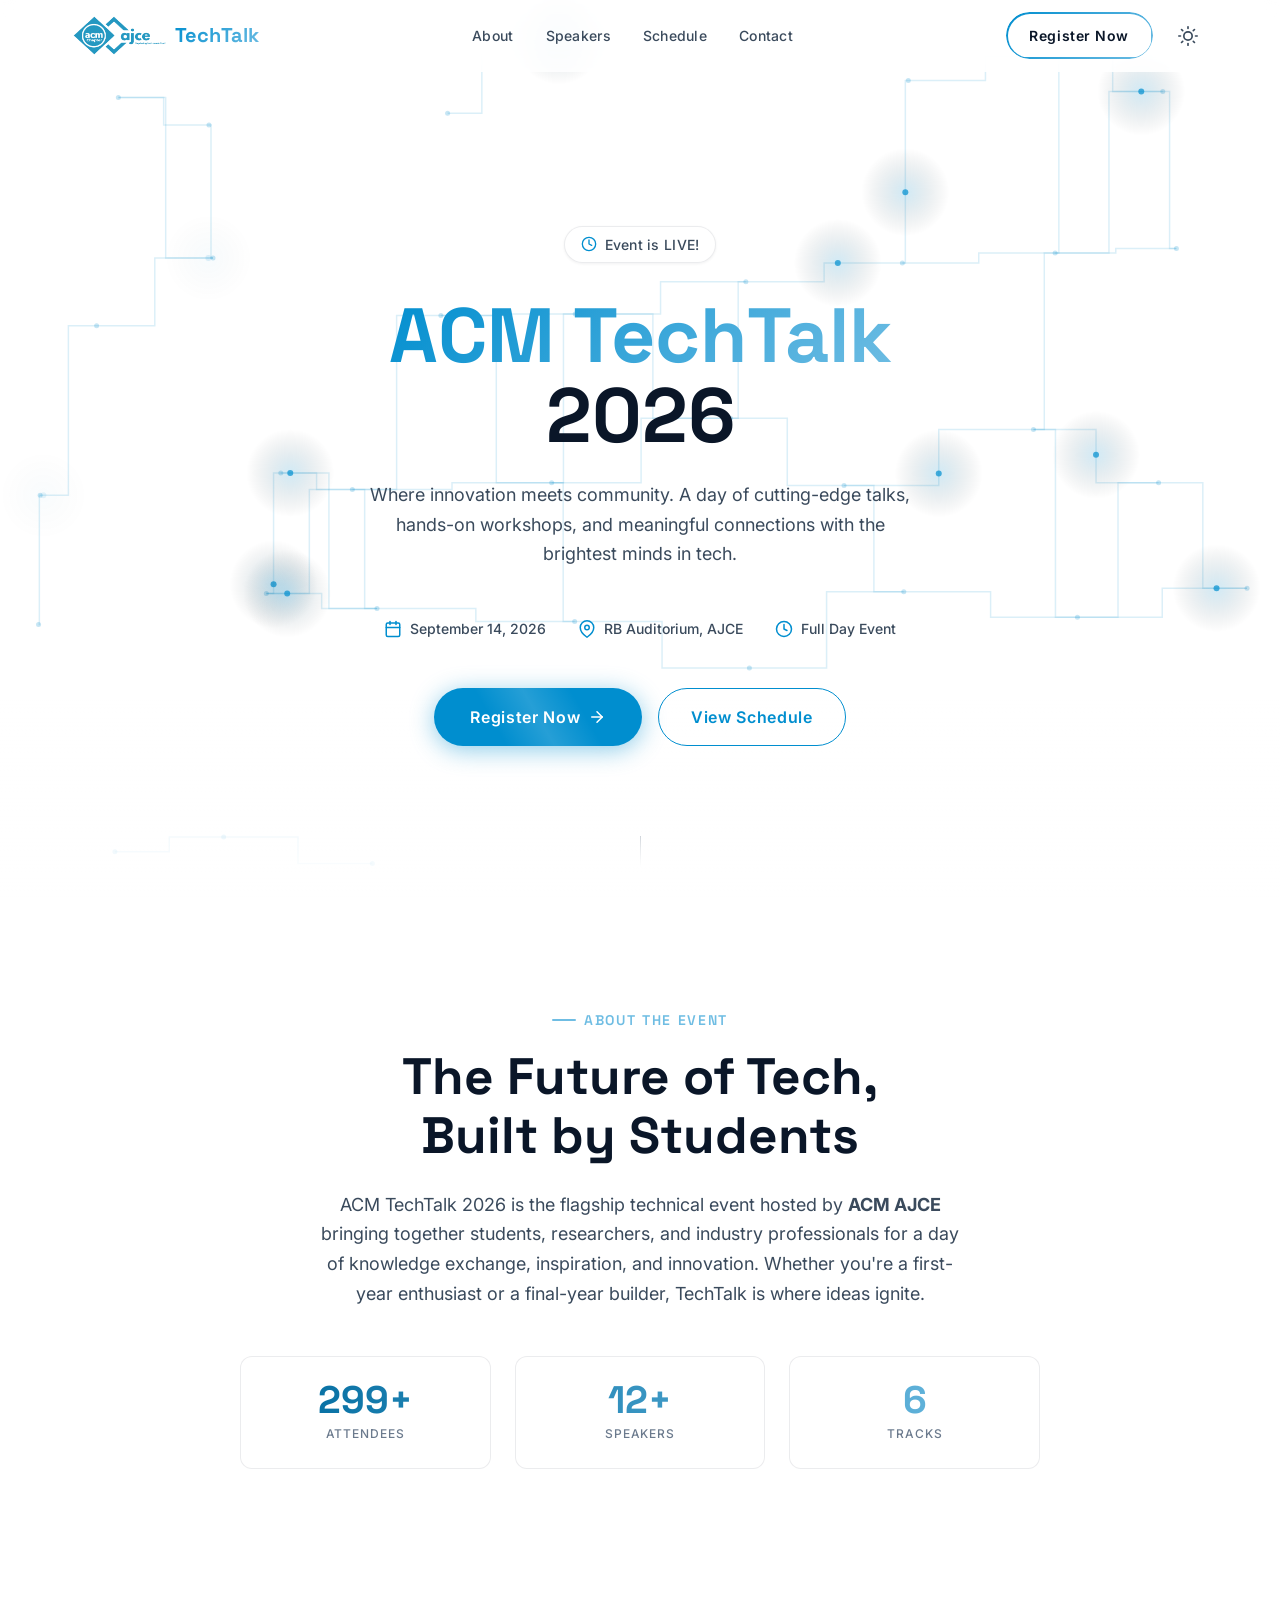
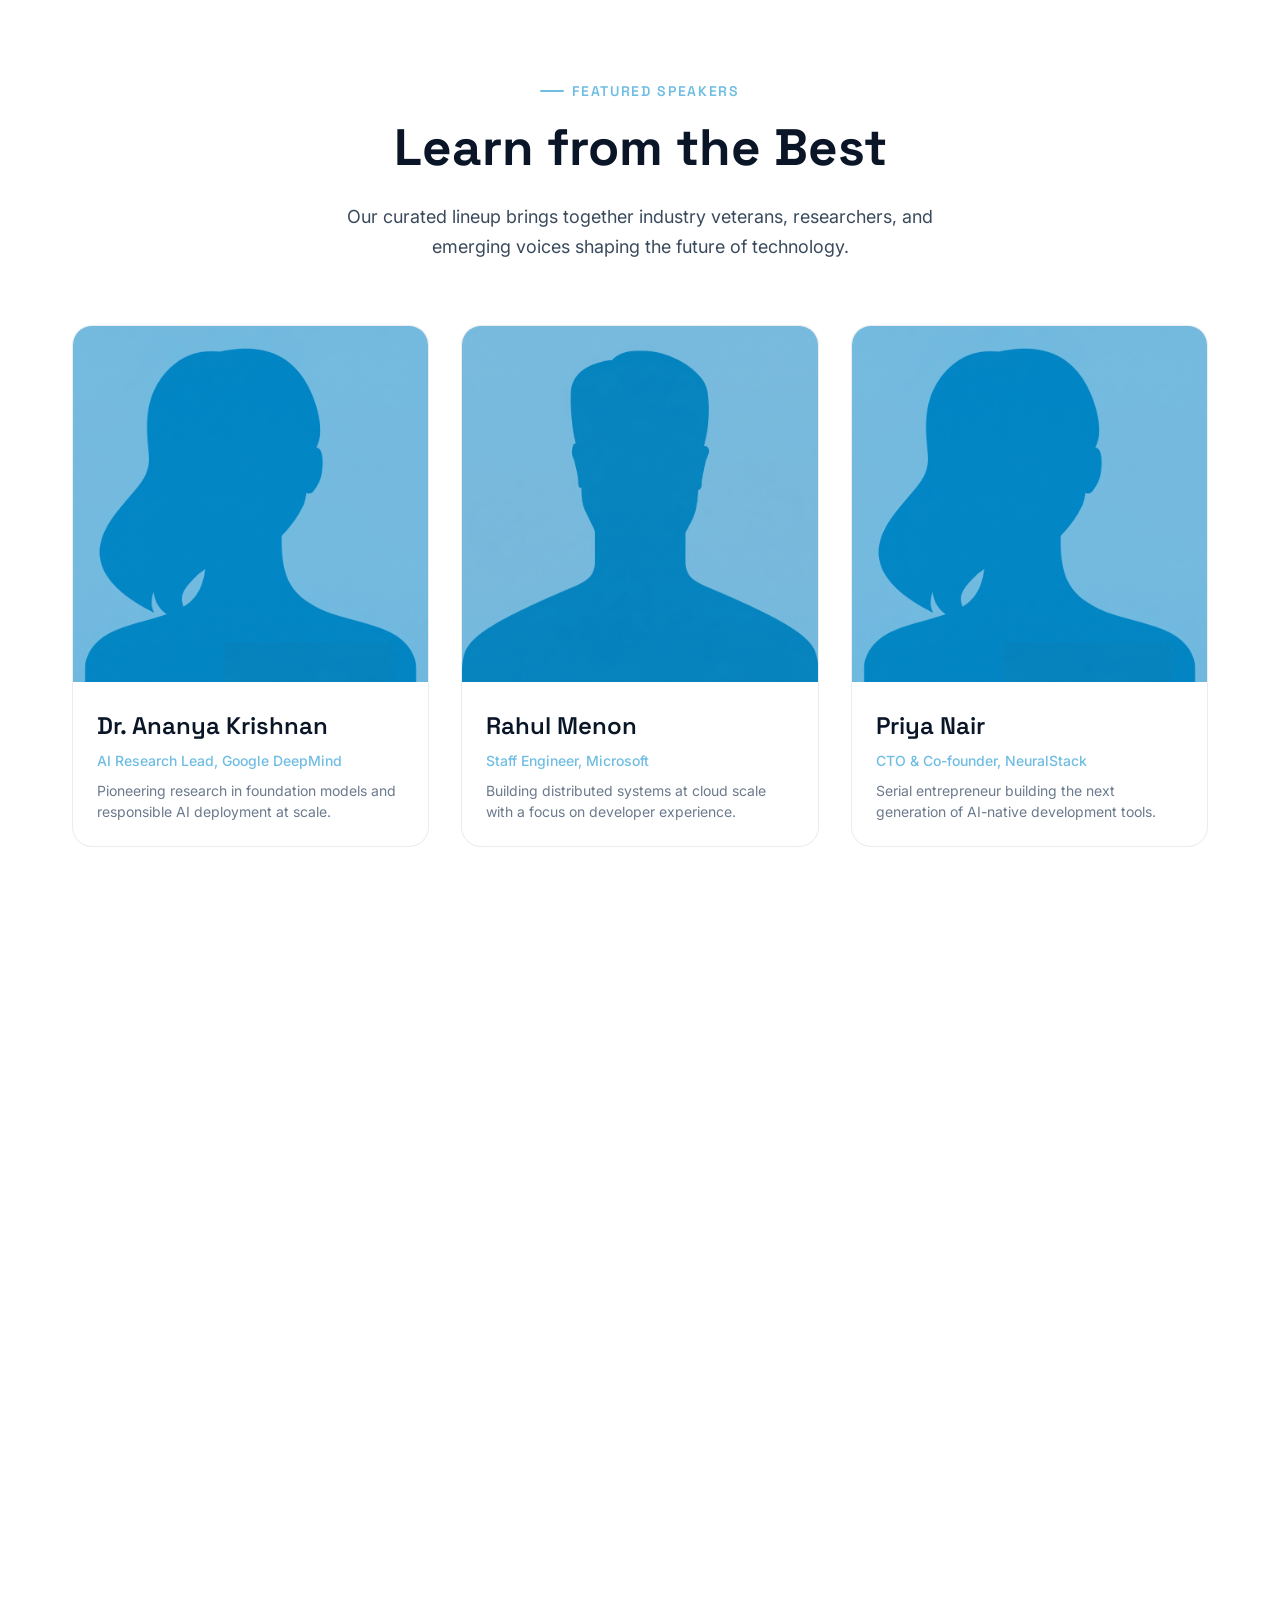
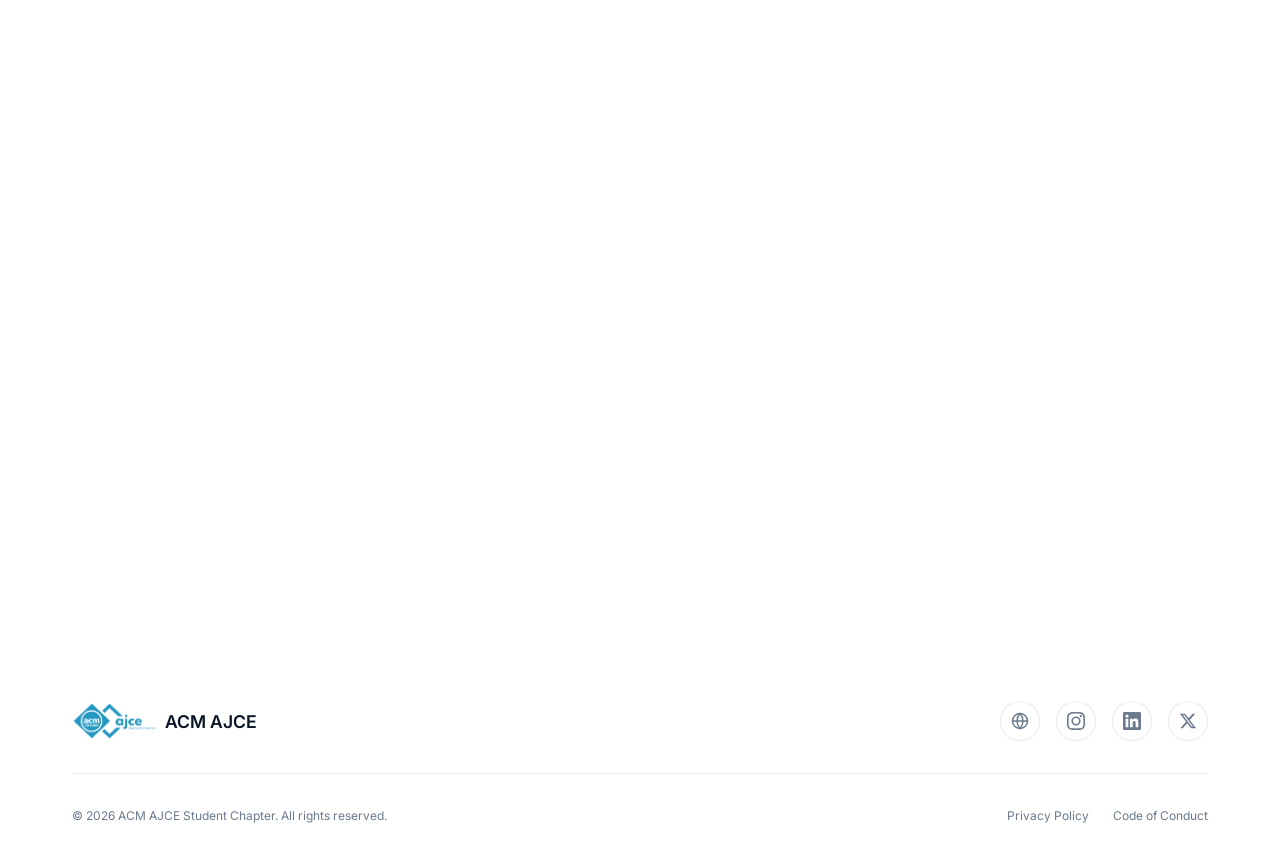
<file: index.html>
<!DOCTYPE html>
<html lang="en" data-theme="light">

<head>
  <meta charset="UTF-8" />
  <meta name="viewport" content="width=device-width, initial-scale=1.0" />
  <title>ACM TechTalk 2026 — ACM AJCE Flagship Technical Event</title>
  <meta name="description"
    content="Join ACM TechTalk 2026, the flagship technical event of ACM AJCE. Explore cutting-edge talks, hands-on workshops, and connect with industry leaders and the student tech community." />
  <meta name="theme-color" content="#008ECF" />

  <!-- Favicon -->
  <link rel="icon" href="images/acm.png" type="image/png" />

  <!-- Preconnect for fonts -->
  <link rel="preconnect" href="https://fonts.googleapis.com" />
  <link rel="preconnect" href="https://fonts.gstatic.com" crossorigin />

  <link rel="stylesheet" href="assets/styles.css" />
</head>

<body>

  <!-- ===== SITE-WIDE CANVAS BACKGROUND ===== -->
  <canvas class="site-canvas" id="heroCanvas" aria-hidden="true"></canvas>

  <!-- ===== LOADING SCREEN ===== -->
  <div class="loader-overlay" id="loaderOverlay" aria-hidden="true"></div>
  <div class="loader-content-wrap" id="loaderContent" aria-hidden="true">
    <div class="loader-content">
      <div class="loader-spinner" aria-hidden="true"></div>
      <img class="loader-logo" src="images/acm loading page.png" alt="ACM AJCE Logo" />
    </div>
  </div>

  <!-- ===== NAVBAR ===== -->
  <nav class="navbar" id="navbar" role="navigation" aria-label="Main navigation">
    <div class="container">
      <div class="navbar-brand" aria-label="ACM TechTalk 2026 Home">
        <a href="https://ajce.acm.org/" aria-label="ACM Home" target="_blank" rel="noopener noreferrer">
          <img class="brand-logo" src="images/acm.png" alt="ACM Logo" />
        </a>
        <a href="#hero" aria-label="Back to top">
          <span class="accent-gradient">TechTalk</span>
        </a>
      </div>

      <ul class="nav-links" id="navLinks" role="list">
        <li><a href="#about">About</a></li>
        <li><a href="#speakers">Speakers</a></li>
        <li><a href="#schedule">Schedule</a></li>
        <li><a href="#contact">Contact</a></li>
      </ul>

      <div class="nav-actions">
        <a href="register.html" class="btn btn-outline" id="navCta">
          <span>Register Now</span>
        </a>
        <button class="theme-toggle" id="themeToggle" aria-label="Toggle dark mode" type="button">
          <svg class="icon-sun" viewBox="0 0 24 24" fill="none" stroke="currentColor" stroke-width="2"
            stroke-linecap="round" stroke-linejoin="round" aria-hidden="true">
            <circle cx="12" cy="12" r="5" />
            <line x1="12" y1="1" x2="12" y2="3" />
            <line x1="12" y1="21" x2="12" y2="23" />
            <line x1="4.22" y1="4.22" x2="5.64" y2="5.64" />
            <line x1="18.36" y1="18.36" x2="19.78" y2="19.78" />
            <line x1="1" y1="12" x2="3" y2="12" />
            <line x1="21" y1="12" x2="23" y2="12" />
            <line x1="4.22" y1="19.78" x2="5.64" y2="18.36" />
            <line x1="18.36" y1="5.64" x2="19.78" y2="4.22" />
          </svg>
          <svg class="icon-moon" viewBox="0 0 24 24" fill="none" stroke="currentColor" stroke-width="2"
            stroke-linecap="round" stroke-linejoin="round" aria-hidden="true">
            <path d="M21 12.79A9 9 0 1 1 11.21 3 7 7 0 0 0 21 12.79z" />
          </svg>
        </button>
        <button class="nav-toggle" id="navToggle" aria-label="Toggle navigation menu" aria-expanded="false"
          type="button">
          <span class="nav-toggle-bar" aria-hidden="true"></span>
        </button>
      </div>
    </div>
  </nav>


  <!-- ===== HERO ===== -->
  <header class="hero" id="hero">

    <div class="hero-content">
      <div class="hero-badges-row">
        <div class="hero-badge hero-badge-timer" id="countdownBadge">
          <svg class="timer-icon" viewBox="0 0 24 24" fill="none" stroke="currentColor" stroke-width="2"
            stroke-linecap="round" stroke-linejoin="round" aria-hidden="true">
            <circle cx="12" cy="12" r="10" />
            <polyline points="12 6 12 12 16 14" />
          </svg>
          <span id="countdownText">--mo --d --h --m --s</span>
        </div>
      </div>

      <h1 class="hero-title">
        <span class="accent">ACM TechTalk</span><br />
        2026
      </h1>

      <p class="hero-subtitle">
        Where innovation meets community. A day of cutting-edge talks, hands-on workshops, and meaningful connections
        with the brightest minds in tech.
      </p>

      <div class="hero-meta">
        <div class="hero-meta-item">
          <svg viewBox="0 0 24 24" fill="none" stroke="currentColor" stroke-width="2" stroke-linecap="round"
            stroke-linejoin="round" aria-hidden="true">
            <rect x="3" y="4" width="18" height="18" rx="2" ry="2" />
            <line x1="16" y1="2" x2="16" y2="6" />
            <line x1="8" y1="2" x2="8" y2="6" />
            <line x1="3" y1="10" x2="21" y2="10" />
          </svg>
          <span>September 14, 2026</span>
        </div>
        <div class="hero-meta-item">
          <svg viewBox="0 0 24 24" fill="none" stroke="currentColor" stroke-width="2" stroke-linecap="round"
            stroke-linejoin="round" aria-hidden="true">
            <path d="M21 10c0 7-9 13-9 13s-9-6-9-13a9 9 0 0 1 18 0z" />
            <circle cx="12" cy="10" r="3" />
          </svg>
          <span>RB Auditorium, AJCE</span>
        </div>
        <div class="hero-meta-item">
          <svg viewBox="0 0 24 24" fill="none" stroke="currentColor" stroke-width="2" stroke-linecap="round"
            stroke-linejoin="round" aria-hidden="true">
            <circle cx="12" cy="12" r="10" />
            <polyline points="12 6 12 12 16 14" />
          </svg>
          <span>Full Day Event</span>
        </div>
      </div>

      <div class="hero-actions" id="register">
        <a href="register.html" class="btn btn-primary btn-hero btn-lg">
          <span>Register Now</span>
          <svg class="btn-icon" viewBox="0 0 24 24" fill="none" stroke="currentColor" stroke-width="2"
            stroke-linecap="round" stroke-linejoin="round" aria-hidden="true">
            <line x1="5" y1="12" x2="19" y2="12" />
            <polyline points="12 5 19 12 12 19" />
          </svg>
        </a>
        <a href="#schedule" class="btn btn-outline btn-lg">
          <span>View Schedule</span>
        </a>
      </div>
    </div>

    <div class="scroll-indicator" aria-hidden="true">
      <div class="scroll-indicator-line"></div>
    </div>
  </header>


  <!-- ===== ABOUT ===== -->
  <section class="about" id="about" aria-labelledby="about-heading">
    <div class="container">
      <div class="about-content">
        <span class="section-label reveal">About the Event</span>
        <h2 class="section-title reveal reveal-delay-1" id="about-heading">
          The Future of Tech,<br />Built by Students
        </h2>
        <p class="section-subtitle reveal reveal-delay-2">
          ACM TechTalk 2026 is the flagship technical event hosted by <strong>ACM AJCE</strong> bringing together
          students,
          researchers, and industry professionals for a day of knowledge exchange, inspiration, and innovation.
          Whether you're a first-year enthusiast or a final-year builder, TechTalk is where ideas ignite.
        </p>

        <div class="about-stats reveal reveal-delay-3">
          <div class="stat-card">
            <div class="stat-number">300+</div>
            <div class="stat-label">Attendees</div>
          </div>
          <div class="stat-card">
            <div class="stat-number">12+</div>
            <div class="stat-label">Speakers</div>
          </div>
          <div class="stat-card">
            <div class="stat-number">6</div>
            <div class="stat-label">Tracks</div>
          </div>
        </div>
      </div>
    </div>
  </section>


  <!-- ===== SPEAKERS ===== -->
  <section class="speakers" id="speakers" aria-labelledby="speakers-heading">
    <div class="container">
      <div class="speakers-header">
        <span class="section-label reveal">Featured Speakers</span>
        <h2 class="section-title reveal reveal-delay-1" id="speakers-heading">
          Learn from the Best
        </h2>
        <p class="section-subtitle reveal reveal-delay-2">
          Our curated lineup brings together industry veterans, researchers, and emerging voices shaping the future of
          technology.
        </p>
      </div>

      <div class="speakers-grid">
        <!-- Speaker 1 -->
        <article class="speaker-card reveal reveal-delay-1" aria-label="Speaker: Dr. Ananya Krishnan">
          <div class="speaker-image-wrap">
            <img src="images/woman.png" alt="Dr. Ananya Krishnan" />
            <div class="speaker-overlay">
              <div class="speaker-social-links">
                <a href="#" class="speaker-social-link" aria-label="LinkedIn profile of Dr. Ananya Krishnan">
                  <svg viewBox="0 0 24 24" fill="currentColor" aria-hidden="true">
                    <path
                      d="M20.447 20.452h-3.554v-5.569c0-1.328-.027-3.037-1.852-3.037-1.853 0-2.136 1.445-2.136 2.939v5.667H9.351V9h3.414v1.561h.046c.477-.9 1.637-1.85 3.37-1.85 3.601 0 4.267 2.37 4.267 5.455v6.286zM5.337 7.433a2.062 2.062 0 0 1-2.063-2.065 2.064 2.064 0 1 1 2.063 2.065zm1.782 13.019H3.555V9h3.564v11.452zM22.225 0H1.771C.792 0 0 .774 0 1.729v20.542C0 23.227.792 24 1.771 24h20.451C23.2 24 24 23.227 24 22.271V1.729C24 .774 23.2 0 22.222 0h.003z" />
                  </svg>
                </a>
                <a href="#" class="speaker-social-link" aria-label="Twitter profile of Dr. Ananya Krishnan">
                  <svg viewBox="0 0 24 24" fill="currentColor" aria-hidden="true">
                    <path
                      d="M18.244 2.25h3.308l-7.227 8.26 8.502 11.24H16.17l-5.214-6.817L4.99 21.75H1.68l7.73-8.835L1.254 2.25H8.08l4.713 6.231zm-1.161 17.52h1.833L7.084 4.126H5.117z" />
                  </svg>
                </a>
              </div>
            </div>
          </div>
          <div class="speaker-info">
            <h3 class="speaker-name">Dr. Ananya Krishnan</h3>
            <div class="speaker-role">AI Research Lead, Google DeepMind</div>
            <p class="speaker-bio">Pioneering research in foundation models and responsible AI deployment at scale.</p>
          </div>
        </article>

        <!-- Speaker 2 -->
        <article class="speaker-card reveal reveal-delay-2" aria-label="Speaker: Rahul Menon">
          <div class="speaker-image-wrap">
            <img src="images/man.png" alt="Rahul Menon" />
            <div class="speaker-overlay">
              <div class="speaker-social-links">
                <a href="#" class="speaker-social-link" aria-label="LinkedIn profile of Rahul Menon">
                  <svg viewBox="0 0 24 24" fill="currentColor" aria-hidden="true">
                    <path
                      d="M20.447 20.452h-3.554v-5.569c0-1.328-.027-3.037-1.852-3.037-1.853 0-2.136 1.445-2.136 2.939v5.667H9.351V9h3.414v1.561h.046c.477-.9 1.637-1.85 3.37-1.85 3.601 0 4.267 2.37 4.267 5.455v6.286zM5.337 7.433a2.062 2.062 0 0 1-2.063-2.065 2.064 2.064 0 1 1 2.063 2.065zm1.782 13.019H3.555V9h3.564v11.452zM22.225 0H1.771C.792 0 0 .774 0 1.729v20.542C0 23.227.792 24 1.771 24h20.451C23.2 24 24 23.227 24 22.271V1.729C24 .774 23.2 0 22.222 0h.003z" />
                  </svg>
                </a>
                <a href="#" class="speaker-social-link" aria-label="GitHub profile of Rahul Menon">
                  <svg viewBox="0 0 24 24" fill="currentColor" aria-hidden="true">
                    <path
                      d="M12 .297c-6.63 0-12 5.373-12 12 0 5.303 3.438 9.8 8.205 11.385.6.113.82-.258.82-.577 0-.285-.01-1.04-.015-2.04-3.338.724-4.042-1.61-4.042-1.61C4.422 18.07 3.633 17.7 3.633 17.7c-1.087-.744.084-.729.084-.729 1.205.084 1.838 1.236 1.838 1.236 1.07 1.835 2.809 1.305 3.495.998.108-.776.417-1.305.76-1.605-2.665-.3-5.466-1.332-5.466-5.93 0-1.31.465-2.38 1.235-3.22-.135-.303-.54-1.523.105-3.176 0 0 1.005-.322 3.3 1.23.96-.267 1.98-.399 3-.405 1.02.006 2.04.138 3 .405 2.28-1.552 3.285-1.23 3.285-1.23.645 1.653.24 2.873.12 3.176.765.84 1.23 1.91 1.23 3.22 0 4.61-2.805 5.625-5.475 5.92.42.36.81 1.096.81 2.22 0 1.606-.015 2.896-.015 3.286 0 .315.21.69.825.57C20.565 22.092 24 17.592 24 12.297c0-6.627-5.373-12-12-12" />
                  </svg>
                </a>
              </div>
            </div>
          </div>
          <div class="speaker-info">
            <h3 class="speaker-name">Rahul Menon</h3>
            <div class="speaker-role">Staff Engineer, Microsoft</div>
            <p class="speaker-bio">Building distributed systems at cloud scale with a focus on developer experience.</p>
          </div>
        </article>

        <!-- Speaker 3 -->
        <article class="speaker-card reveal reveal-delay-3" aria-label="Speaker: Priya Nair">
          <div class="speaker-image-wrap">
            <img src="images/woman.png" alt="Priya Nair" />
            <div class="speaker-overlay">
              <div class="speaker-social-links">
                <a href="#" class="speaker-social-link" aria-label="LinkedIn profile of Priya Nair">
                  <svg viewBox="0 0 24 24" fill="currentColor" aria-hidden="true">
                    <path
                      d="M20.447 20.452h-3.554v-5.569c0-1.328-.027-3.037-1.852-3.037-1.853 0-2.136 1.445-2.136 2.939v5.667H9.351V9h3.414v1.561h.046c.477-.9 1.637-1.85 3.37-1.85 3.601 0 4.267 2.37 4.267 5.455v6.286zM5.337 7.433a2.062 2.062 0 0 1-2.063-2.065 2.064 2.064 0 1 1 2.063 2.065zm1.782 13.019H3.555V9h3.564v11.452zM22.225 0H1.771C.792 0 0 .774 0 1.729v20.542C0 23.227.792 24 1.771 24h20.451C23.2 24 24 23.227 24 22.271V1.729C24 .774 23.2 0 22.222 0h.003z" />
                  </svg>
                </a>
                <a href="#" class="speaker-social-link" aria-label="Twitter profile of Priya Nair">
                  <svg viewBox="0 0 24 24" fill="currentColor" aria-hidden="true">
                    <path
                      d="M18.244 2.25h3.308l-7.227 8.26 8.502 11.24H16.17l-5.214-6.817L4.99 21.75H1.68l7.73-8.835L1.254 2.25H8.08l4.713 6.231zm-1.161 17.52h1.833L7.084 4.126H5.117z" />
                  </svg>
                </a>
              </div>
            </div>
          </div>
          <div class="speaker-info">
            <h3 class="speaker-name">Priya Nair</h3>
            <div class="speaker-role">CTO & Co-founder, NeuralStack</div>
            <p class="speaker-bio">Serial entrepreneur building the next generation of AI-native development tools.</p>
          </div>
        </article>
      </div>
    </div>
  </section>


  <!-- ===== SCHEDULE ===== -->
  <section class="schedule" id="schedule" aria-labelledby="schedule-heading">
    <div class="container">
      <div class="schedule-header">
        <span class="section-label reveal">Event Schedule</span>
        <h2 class="section-title reveal reveal-delay-1" id="schedule-heading">
          A Day of Innovation
        </h2>
        <p class="section-subtitle reveal reveal-delay-2">
          From opening keynotes to closing networking, every moment is crafted to maximize your learning and
          connections.
        </p>
      </div>

      <div class="timeline" role="list" aria-label="Event timeline">
        <!-- Registration -->
        <div class="timeline-item reveal" data-type="break" role="listitem">
          <div class="timeline-dot" aria-hidden="true"></div>
          <div class="timeline-card">
            <div class="timeline-time">
              8:30 AM — 9:00 AM
              <span class="timeline-type-badge">Registration</span>
            </div>
            <h3 class="timeline-title">Check-in & Welcome Kit</h3>
          </div>
        </div>

        <!-- Opening Keynote -->
        <div class="timeline-item reveal reveal-delay-1" data-type="keynote" role="listitem">
          <div class="timeline-dot" aria-hidden="true"></div>
          <div class="timeline-card">
            <div class="timeline-time">
              9:00 AM — 10:00 AM
              <span class="timeline-type-badge">Keynote</span>
            </div>
            <h3 class="timeline-title">The Next Frontier of AI</h3>
            <p class="timeline-speaker">Dr. Ananya Krishnan · AI Research Lead, Google DeepMind</p>
          </div>
        </div>

        <!-- Tech Talk 1 -->
        <div class="timeline-item reveal reveal-delay-2" data-type="talk" role="listitem">
          <div class="timeline-dot" aria-hidden="true"></div>
          <div class="timeline-card">
            <div class="timeline-time">
              10:15 AM — 11:00 AM
              <span class="timeline-type-badge">Talk</span>
            </div>
            <h3 class="timeline-title">Building Resilient Distributed Systems</h3>
            <p class="timeline-speaker">Rahul Menon · Staff Engineer, Microsoft</p>
          </div>
        </div>

        <!-- Workshop -->
        <div class="timeline-item reveal reveal-delay-3" data-type="workshop" role="listitem">
          <div class="timeline-dot" aria-hidden="true"></div>
          <div class="timeline-card">
            <div class="timeline-time">
              11:15 AM — 12:30 PM
              <span class="timeline-type-badge">Workshop</span>
            </div>
            <h3 class="timeline-title">Hands-on: Deploy Your First ML Model</h3>
            <p class="timeline-speaker">Priya Nair · CTO, NeuralStack</p>
          </div>
        </div>

        <!-- Lunch -->
        <div class="timeline-item reveal" data-type="break" role="listitem">
          <div class="timeline-dot" aria-hidden="true"></div>
          <div class="timeline-card">
            <div class="timeline-time">
              12:30 PM — 1:30 PM
              <span class="timeline-type-badge">Break</span>
            </div>
            <h3 class="timeline-title">Lunch & Networking</h3>
          </div>
        </div>

        <!-- Tech Talk 2 -->
        <div class="timeline-item reveal reveal-delay-1" data-type="talk" role="listitem">
          <div class="timeline-dot" aria-hidden="true"></div>
          <div class="timeline-card">
            <div class="timeline-time">
              1:30 PM — 2:15 PM
              <span class="timeline-type-badge">Talk</span>
            </div>
            <h3 class="timeline-title">The Art of Developer Experience</h3>
            <p class="timeline-speaker">Panel · Industry Experts</p>
          </div>
        </div>

        <!-- Lightning Talks -->
        <div class="timeline-item reveal reveal-delay-2" data-type="talk" role="listitem">
          <div class="timeline-dot" aria-hidden="true"></div>
          <div class="timeline-card">
            <div class="timeline-time">
              2:30 PM — 3:30 PM
              <span class="timeline-type-badge">Talk</span>
            </div>
            <h3 class="timeline-title">Lightning Talks — Student Showcase</h3>
            <p class="timeline-speaker">5 student speakers · 10 min each</p>
          </div>
        </div>

        <!-- Tea Break -->
        <div class="timeline-item reveal" data-type="break" role="listitem">
          <div class="timeline-dot" aria-hidden="true"></div>
          <div class="timeline-card">
            <div class="timeline-time">
              3:30 PM — 3:50 PM
              <span class="timeline-type-badge">Break</span>
            </div>
            <h3 class="timeline-title">Tea Break</h3>
          </div>
        </div>

        <!-- Closing Keynote -->
        <div class="timeline-item reveal reveal-delay-1" data-type="keynote" role="listitem">
          <div class="timeline-dot" aria-hidden="true"></div>
          <div class="timeline-card">
            <div class="timeline-time">
              4:00 PM — 5:00 PM
              <span class="timeline-type-badge">Keynote</span>
            </div>
            <h3 class="timeline-title">Closing Keynote: From Student to Builder</h3>
            <p class="timeline-speaker">Priya Nair · CTO & Co-founder, NeuralStack</p>
          </div>
        </div>

        <!-- Networking -->
        <div class="timeline-item reveal reveal-delay-2" data-type="break" role="listitem">
          <div class="timeline-dot" aria-hidden="true"></div>
          <div class="timeline-card">
            <div class="timeline-time">
              5:00 PM — 5:30 PM
              <span class="timeline-type-badge">Networking</span>
            </div>
            <h3 class="timeline-title">Open Networking & Wrap-up</h3>
          </div>
        </div>
      </div>
    </div>
  </section>


  <!-- ===== CONTACT ===== -->
  <section class="contact" id="contact" aria-labelledby="contact-heading">
    <div class="container">
      <div class="contact-header">
        <span class="section-label reveal">Get in Touch</span>
        <h2 class="section-title reveal reveal-delay-1" id="contact-heading">
          Contact Us
        </h2>
        <p class="section-subtitle reveal reveal-delay-2">
          Have questions about TechTalk 2026? We'd love to hear from you. Reach out through any of the channels below.
        </p>
      </div>

      <div class="contact-grid">
        <div class="contact-card reveal reveal-delay-1">
          <a href="mailto:acm@ajce.in" class="contact-icon" aria-label="Email Us">
            <svg viewBox="0 0 24 24" fill="none" stroke="currentColor" stroke-width="2" stroke-linecap="round"
              stroke-linejoin="round" aria-hidden="true">
              <path d="M4 4h16c1.1 0 2 .9 2 2v12c0 1.1-.9 2-2 2H4c-1.1 0-2-.9-2-2V6c0-1.1.9-2 2-2z" />
              <polyline points="22,6 12,13 2,6" />
            </svg>
          </a>
          <h3 class="contact-card-title">Email</h3>
          <div class="contact-card-detail">
            <a href="mailto:acm@ajce.in">acm@ajce.in</a>
          </div>
        </div>

        <div class="contact-card reveal reveal-delay-2">
          <a href="tel:+919876543210" class="contact-icon" aria-label="Call Us">
            <svg viewBox="0 0 24 24" fill="none" stroke="currentColor" stroke-width="2" stroke-linecap="round"
              stroke-linejoin="round" aria-hidden="true">
              <path
                d="M22 16.92v3a2 2 0 0 1-2.18 2 19.79 19.79 0 0 1-8.63-3.07 19.5 19.5 0 0 1-6-6 19.79 19.79 0 0 1-3.07-8.67A2 2 0 0 1 4.11 2h3a2 2 0 0 1 2 1.72 12.84 12.84 0 0 0 .7 2.81 2 2 0 0 1-.45 2.11L8.09 9.91a16 16 0 0 0 6 6l1.27-1.27a2 2 0 0 1 2.11-.45 12.84 12.84 0 0 0 2.81.7A2 2 0 0 1 22 16.92z" />
            </svg>
          </a>
          <h3 class="contact-card-title">Phone</h3>
          <div class="contact-card-detail">
            <a href="tel:+919876543210">+91 98765 43210</a>
          </div>
        </div>

        <div class="contact-card reveal reveal-delay-3">
          <a href="https://www.google.com/maps/dir//Amal+Jyothi+College+of+Engineering+Autonomous,+P.O+Kanjirapally+-+Erumely+Road,+Koovappally,+Kerala+686518/@11.3671283,75.7487774,15z/data=!4m8!4m7!1m0!1m5!1m1!1s0x3b063626ed32c771:0xff305e1affdbb4b4!2m2!1d76.8226307!2d9.5283405?entry=ttu&g_ep=EgoyMDI2MDYxMy4wIKXMDSoASAFQAw%3D%3D" target="_blank" rel="noopener noreferrer" class="contact-icon" aria-label="Get Directions">
            <svg viewBox="0 0 24 24" fill="none" stroke="currentColor" stroke-width="2" stroke-linecap="round"
              stroke-linejoin="round" aria-hidden="true">
              <path d="M21 10c0 7-9 13-9 13s-9-6-9-13a9 9 0 0 1 18 0z" />
              <circle cx="12" cy="10" r="3" />
            </svg>
          </a>
          <h3 class="contact-card-title">Location</h3>
          <div class="contact-card-detail">
            Amal Jyothi College of Engineering,<br />
            Kanjirapally, Kottayam, Kerala 686518
          </div>
        </div>
      </div>
    </div>

    <!-- Footer -->
    <footer class="footer" role="contentinfo">
      <div class="container">
        <div class="footer-content">
          <a href="https://ajce.acm.org/" target="_blank" rel="noopener noreferrer" class="footer-brand">
            <img class="brand-logo" src="images/acm.png" alt="ACM Logo" />
            <span>ACM AJCE</span>
          </a>

          <div class="footer-social" aria-label="Social media links">
            <!-- Website -->
            <a href="https://ajce.acm.org/" target="_blank" rel="noopener noreferrer"
              aria-label="ACM AJCE Official Website">
              <svg viewBox="0 0 24 24" fill="none" stroke="currentColor" stroke-width="2" stroke-linecap="round"
                stroke-linejoin="round" aria-hidden="true">
                <circle cx="12" cy="12" r="10" />
                <line x1="2" y1="12" x2="22" y2="12" />
                <path d="M12 2a15.3 15.3 0 0 1 4 10 15.3 15.3 0 0 1-4 10 15.3 15.3 0 0 1-4-10 15.3 15.3 0 0 1 4-10z" />
              </svg>
            </a>
            <!-- Instagram -->
            <a href="https://www.instagram.com/acm_ajce/" target="_blank" rel="noopener noreferrer"
              aria-label="Follow ACM AJCE on Instagram">
              <svg viewBox="0 0 24 24" fill="currentColor" aria-hidden="true">
                <path
                  d="M12 2.163c3.204 0 3.584.012 4.85.07 3.252.148 4.771 1.691 4.919 4.919.058 1.265.069 1.645.069 4.849 0 3.205-.012 3.584-.069 4.849-.149 3.225-1.664 4.771-4.919 4.919-1.266.058-1.644.07-4.85.07-3.204 0-3.584-.012-4.849-.07-3.26-.149-4.771-1.699-4.919-4.92-.058-1.265-.07-1.644-.07-4.849 0-3.204.013-3.583.07-4.849.149-3.227 1.664-4.771 4.919-4.919 1.266-.057 1.645-.069 4.849-.069zM12 0C8.741 0 8.333.014 7.053.072 2.695.272.273 2.69.073 7.052.014 8.333 0 8.741 0 12c0 3.259.014 3.668.072 4.948.2 4.358 2.618 6.78 6.98 6.98C8.333 23.986 8.741 24 12 24c3.259 0 3.668-.014 4.948-.072 4.354-.2 6.782-2.618 6.979-6.98.059-1.28.073-1.689.073-4.948 0-3.259-.014-3.667-.072-4.947-.196-4.354-2.617-6.78-6.979-6.98C15.668.014 15.259 0 12 0zm0 5.838a6.162 6.162 0 1 0 0 12.324 6.162 6.162 0 0 0 0-12.324zM12 16a4 4 0 1 1 0-8 4 4 0 0 1 0 8zm6.406-11.845a1.44 1.44 0 1 0 0 2.881 1.44 1.44 0 0 0 0-2.881z" />
              </svg>
            </a>
            <!-- LinkedIn -->
            <a href="https://www.linkedin.com/company/acm-ajce-student-chapter/" target="_blank"
              rel="noopener noreferrer" aria-label="Follow ACM AJCE on LinkedIn">
              <svg viewBox="0 0 24 24" fill="currentColor" aria-hidden="true">
                <path
                  d="M20.447 20.452h-3.554v-5.569c0-1.328-.027-3.037-1.852-3.037-1.853 0-2.136 1.445-2.136 2.939v5.667H9.351V9h3.414v1.561h.046c.477-.9 1.637-1.85 3.37-1.85 3.601 0 4.267 2.37 4.267 5.455v6.286zM5.337 7.433a2.062 2.062 0 0 1-2.063-2.065 2.064 2.064 0 1 1 2.063 2.065zm1.782 13.019H3.555V9h3.564v11.452zM22.225 0H1.771C.792 0 0 .774 0 1.729v20.542C0 23.227.792 24 1.771 24h20.451C23.2 24 24 23.227 24 22.271V1.729C24 .774 23.2 0 22.222 0h.003z" />
              </svg>
            </a>
            <!-- Twitter/X -->
            <a href="https://x.com/ACM_AJCE/" target="_blank" rel="noopener noreferrer"
              aria-label="Follow ACM AJCE on X (Twitter)">
              <svg viewBox="0 0 24 24" fill="currentColor" aria-hidden="true">
                <path
                  d="M18.244 2.25h3.308l-7.227 8.26 8.502 11.24H16.17l-5.214-6.817L4.99 21.75H1.68l7.73-8.835L1.254 2.25H8.08l4.713 6.231zm-1.161 17.52h1.833L7.084 4.126H5.117z" />
              </svg>
            </a>
          </div>
        </div>

        <div class="footer-divider"></div>

        <div class="footer-bottom">
          <p>&copy; 2026 ACM AJCE Student Chapter. All rights reserved.</p>
          <div class="footer-links">
            <a href="#">Privacy Policy</a>
            <a href="#">Code of Conduct</a>
          </div>
        </div>
      </div>
    </footer>
  </section>

  <script src="assets/script.js"></script>
</body>

</html>
</file>
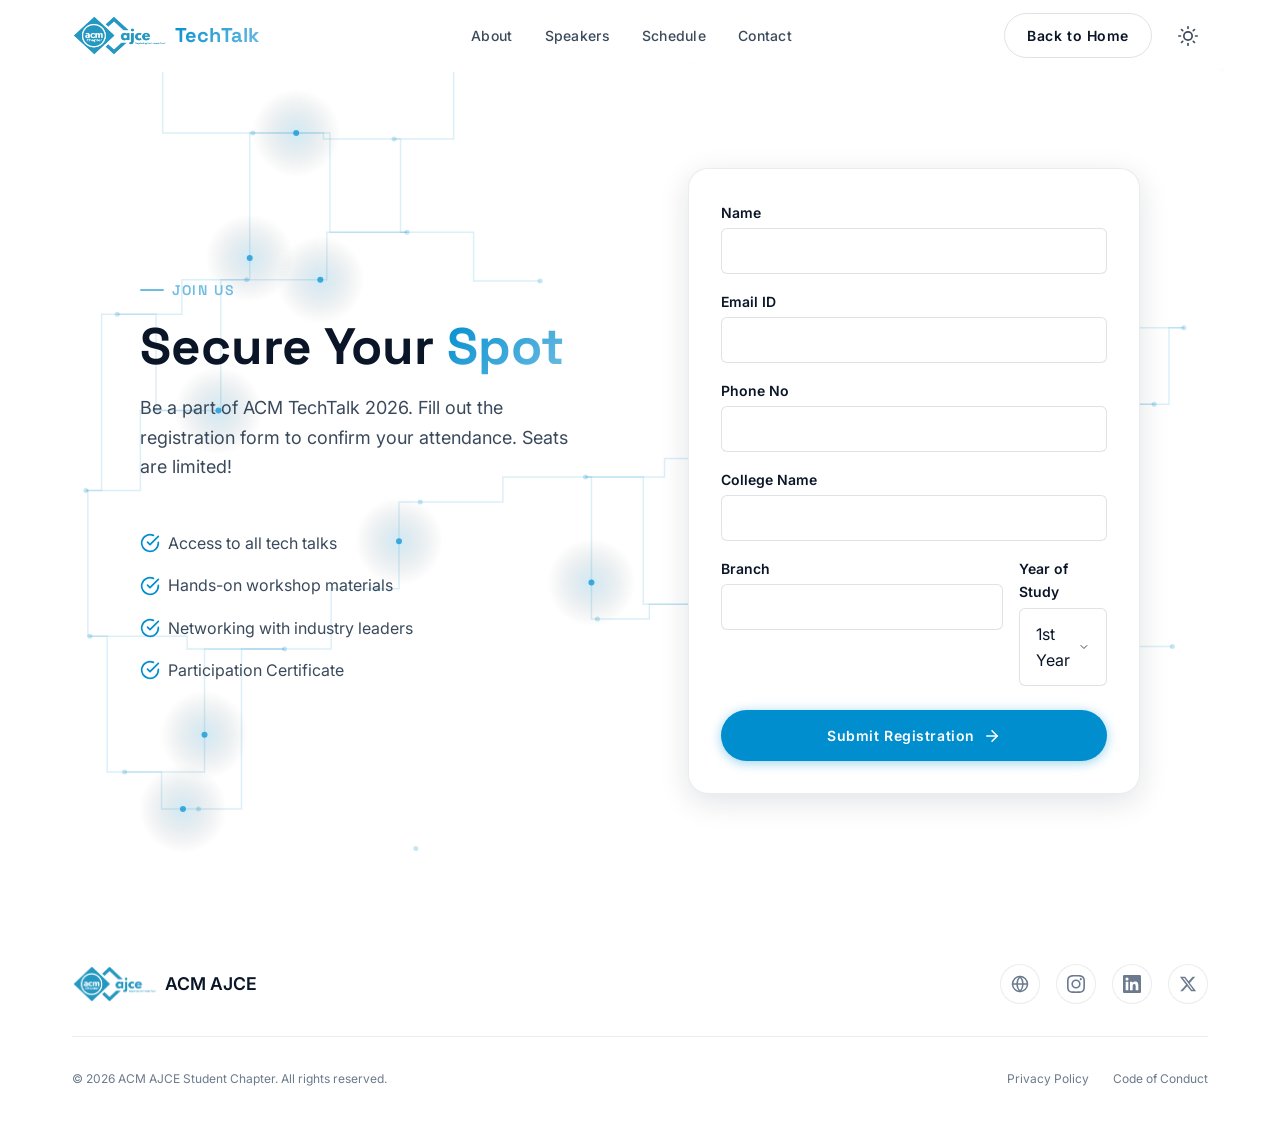
<file: register.html>
<!DOCTYPE html>
<html lang="en" data-theme="light">

<head>
  <meta charset="UTF-8" />
  <meta name="viewport" content="width=device-width, initial-scale=1.0" />
  <title>Register — ACM TechTalk 2026</title>
  <meta name="description"
    content="Register for ACM TechTalk 2026, the flagship technical event of ACM AJCE." />
  <meta name="theme-color" content="#008ECF" />

  <!-- Favicon -->
  <link rel="icon" href="images/acm.png" type="image/png" />

  <!-- Preconnect for fonts -->
  <link rel="preconnect" href="https://fonts.googleapis.com" />
  <link rel="preconnect" href="https://fonts.gstatic.com" crossorigin />

  <link rel="stylesheet" href="assets/styles.css" />
</head>

<body>

  <!-- ===== SITE-WIDE CANVAS BACKGROUND ===== -->
  <canvas class="site-canvas" id="heroCanvas" aria-hidden="true"></canvas>

  <!-- ===== LOADING SCREEN ===== -->
  <div class="loader-overlay" id="loaderOverlay" aria-hidden="true"></div>
  <div class="loader-content-wrap" id="loaderContent" aria-hidden="true">
    <div class="loader-content">
      <div class="loader-spinner" aria-hidden="true"></div>
      <img class="loader-logo" src="images/acm loading page.png" alt="ACM AJCE Logo" />
    </div>
  </div>

  <!-- ===== NAVBAR ===== -->
  <nav class="navbar" id="navbar" role="navigation" aria-label="Main navigation">
    <div class="container">
      <div class="navbar-brand" aria-label="ACM TechTalk 2026 Home">
        <a href="index.html" aria-label="ACM Home">
          <img class="brand-logo" src="images/acm.png" alt="ACM Logo" />
        </a>
        <a href="index.html#hero" aria-label="Back to top">
          <span class="accent-gradient">TechTalk</span>
        </a>
      </div>

      <ul class="nav-links" id="navLinks" role="list">
        <li><a href="index.html#about">About</a></li>
        <li><a href="index.html#speakers">Speakers</a></li>
        <li><a href="index.html#schedule">Schedule</a></li>
        <li><a href="index.html#contact">Contact</a></li>
      </ul>

      <div class="nav-actions">
        <a href="index.html" class="btn btn-outline">
          <span>Back to Home</span>
        </a>
        <button class="theme-toggle" id="themeToggle" aria-label="Toggle dark mode" type="button">
          <svg class="icon-sun" viewBox="0 0 24 24" fill="none" stroke="currentColor" stroke-width="2"
            stroke-linecap="round" stroke-linejoin="round" aria-hidden="true">
            <circle cx="12" cy="12" r="5" />
            <line x1="12" y1="1" x2="12" y2="3" />
            <line x1="12" y1="21" x2="12" y2="23" />
            <line x1="4.22" y1="4.22" x2="5.64" y2="5.64" />
            <line x1="18.36" y1="18.36" x2="19.78" y2="19.78" />
            <line x1="1" y1="12" x2="3" y2="12" />
            <line x1="21" y1="12" x2="23" y2="12" />
            <line x1="4.22" y1="19.78" x2="5.64" y2="18.36" />
            <line x1="18.36" y1="5.64" x2="19.78" y2="4.22" />
          </svg>
          <svg class="icon-moon" viewBox="0 0 24 24" fill="none" stroke="currentColor" stroke-width="2"
            stroke-linecap="round" stroke-linejoin="round" aria-hidden="true">
            <path d="M21 12.79A9 9 0 1 1 11.21 3 7 7 0 0 0 21 12.79z" />
          </svg>
        </button>
        <button class="nav-toggle" id="navToggle" aria-label="Toggle navigation menu" aria-expanded="false"
          type="button">
          <span class="nav-toggle-bar" aria-hidden="true"></span>
        </button>
      </div>
    </div>
  </nav>

  <!-- ===== REGISTRATION SECTION ===== -->
  <main class="register-page">
    <div class="container">
      <div class="register-layout">
        
        <!-- Left: Info -->
        <div class="register-info reveal">
          <span class="section-label">Join Us</span>
          <h1 class="register-title">
            Secure Your <span class="accent-gradient">Spot</span>
          </h1>
          <p class="register-subtitle">
            Be a part of ACM TechTalk 2026. Fill out the registration form to confirm your attendance. Seats are limited!
          </p>
          <div class="register-perks">
            <div class="perk-item">
              <svg viewBox="0 0 24 24" fill="none" stroke="currentColor" stroke-width="2" stroke-linecap="round" stroke-linejoin="round" aria-hidden="true"><path d="M22 11.08V12a10 10 0 1 1-5.93-9.14"></path><polyline points="22 4 12 14.01 9 11.01"></polyline></svg>
              <span>Access to all tech talks</span>
            </div>
            <div class="perk-item">
              <svg viewBox="0 0 24 24" fill="none" stroke="currentColor" stroke-width="2" stroke-linecap="round" stroke-linejoin="round" aria-hidden="true"><path d="M22 11.08V12a10 10 0 1 1-5.93-9.14"></path><polyline points="22 4 12 14.01 9 11.01"></polyline></svg>
              <span>Hands-on workshop materials</span>
            </div>
            <div class="perk-item">
              <svg viewBox="0 0 24 24" fill="none" stroke="currentColor" stroke-width="2" stroke-linecap="round" stroke-linejoin="round" aria-hidden="true"><path d="M22 11.08V12a10 10 0 1 1-5.93-9.14"></path><polyline points="22 4 12 14.01 9 11.01"></polyline></svg>
              <span>Networking with industry leaders</span>
            </div>
            <div class="perk-item">
              <svg viewBox="0 0 24 24" fill="none" stroke="currentColor" stroke-width="2" stroke-linecap="round" stroke-linejoin="round" aria-hidden="true"><path d="M22 11.08V12a10 10 0 1 1-5.93-9.14"></path><polyline points="22 4 12 14.01 9 11.01"></polyline></svg>
              <span>Participation Certificate</span>
            </div>
          </div>
        </div>

        <!-- Right: Form -->
        <div class="register-form-wrap reveal reveal-delay-2">
          <form class="register-form" id="registerForm">
            <div class="form-group">
              <label for="regName">Name</label>
              <input type="text" id="regName" name="name" required>
            </div>
            
            <div class="form-group">
              <label for="regEmail">Email ID</label>
              <input type="email" id="regEmail" name="email" required>
            </div>

            <div class="form-group">
              <label for="regPhone">Phone No</label>
              <input type="tel" id="regPhone" name="phone" required>
            </div>

            <div class="form-group">
              <label for="regCollege">College Name</label>
              <input type="text" id="regCollege" name="college" required>
            </div>

            <div class="form-row">
              <div class="form-group">
                <label for="regBranch">Branch</label>
                <input type="text" id="regBranch" name="branch" required>
              </div>
              <div class="form-group custom-dropdown-wrap">
                <label>Year of Study</label>
                <input type="hidden" id="regYear" name="year" value="1" required>
                <div class="custom-select" id="yearSelect">
                  <div class="select-selected">
                    <span>1st Year</span>
                    <svg viewBox="0 0 24 24" fill="none" stroke="currentColor" stroke-width="2" stroke-linecap="round" stroke-linejoin="round" aria-hidden="true"><polyline points="6 9 12 15 18 9"></polyline></svg>
                  </div>
                  <div class="select-items select-hide">
                    <div data-value="1" class="same-as-selected">1st Year</div>
                    <div data-value="2">2nd Year</div>
                    <div data-value="3">3rd Year</div>
                    <div data-value="4">4th Year</div>
                    <div data-value="other">Other</div>
                  </div>
                </div>
              </div>
            </div>

            <button type="submit" class="btn btn-primary btn-submit">
              <span>Submit Registration</span>
              <svg class="btn-icon" viewBox="0 0 24 24" fill="none" stroke="currentColor" stroke-width="2" stroke-linecap="round" stroke-linejoin="round" aria-hidden="true">
                <line x1="5" y1="12" x2="19" y2="12" />
                <polyline points="12 5 19 12 12 19" />
              </svg>
            </button>
          </form>
        </div>

      </div>
    </div>
  </main>

  <!-- ===== SUBMIT POPUP OVERLAY ===== -->
  <div class="popup-overlay" id="popupOverlay" aria-hidden="true">
    <div class="popup-box">
      <div class="popup-icon">
        <svg viewBox="0 0 24 24" fill="none" stroke="currentColor" stroke-width="3" stroke-linecap="round" stroke-linejoin="round">
          <polyline points="20 6 9 17 4 12"></polyline>
        </svg>
      </div>
      <h3>Submitted Successfully</h3>
      <p>Thank you for registering! We have received your details.</p>
      <button class="btn btn-primary btn-popup-close" id="popupClose"><span>Okay</span></button>
    </div>
  </div>

  <!-- Footer -->
  <footer class="footer" role="contentinfo">
    <div class="container">
      <div class="footer-content">
        <a href="https://ajce.acm.org/" target="_blank" rel="noopener noreferrer" class="footer-brand">
          <img class="brand-logo" src="images/acm.png" alt="ACM Logo" />
          <span>ACM AJCE</span>
        </a>

        <div class="footer-social" aria-label="Social media links">
          <a href="https://ajce.acm.org/" target="_blank" rel="noopener noreferrer"
            aria-label="ACM AJCE Official Website">
            <svg viewBox="0 0 24 24" fill="none" stroke="currentColor" stroke-width="2" stroke-linecap="round"
              stroke-linejoin="round" aria-hidden="true">
              <circle cx="12" cy="12" r="10" />
              <line x1="2" y1="12" x2="22" y2="12" />
              <path d="M12 2a15.3 15.3 0 0 1 4 10 15.3 15.3 0 0 1-4 10 15.3 15.3 0 0 1-4-10 15.3 15.3 0 0 1 4-10z" />
            </svg>
          </a>
          <a href="https://www.instagram.com/acm_ajce/" target="_blank" rel="noopener noreferrer"
            aria-label="Follow ACM AJCE on Instagram">
            <svg viewBox="0 0 24 24" fill="currentColor" aria-hidden="true">
              <path
                d="M12 2.163c3.204 0 3.584.012 4.85.07 3.252.148 4.771 1.691 4.919 4.919.058 1.265.069 1.645.069 4.849 0 3.205-.012 3.584-.069 4.849-.149 3.225-1.664 4.771-4.919 4.919-1.266.058-1.644.07-4.85.07-3.204 0-3.584-.012-4.849-.07-3.26-.149-4.771-1.699-4.919-4.92-.058-1.265-.07-1.644-.07-4.849 0-3.204.013-3.583.07-4.849.149-3.227 1.664-4.771 4.919-4.919 1.266-.057 1.645-.069 4.849-.069zM12 0C8.741 0 8.333.014 7.053.072 2.695.272.273 2.69.073 7.052.014 8.333 0 8.741 0 12c0 3.259.014 3.668.072 4.948.2 4.358 2.618 6.78 6.98 6.98C8.333 23.986 8.741 24 12 24c3.259 0 3.668-.014 4.948-.072 4.354-.2 6.782-2.618 6.979-6.98.059-1.28.073-1.689.073-4.948 0-3.259-.014-3.667-.072-4.947-.196-4.354-2.617-6.78-6.979-6.98C15.668.014 15.259 0 12 0zm0 5.838a6.162 6.162 0 1 0 0 12.324 6.162 6.162 0 0 0 0-12.324zM12 16a4 4 0 1 1 0-8 4 4 0 0 1 0 8zm6.406-11.845a1.44 1.44 0 1 0 0 2.881 1.44 1.44 0 0 0 0-2.881z" />
            </svg>
          </a>
          <a href="https://www.linkedin.com/company/acm-ajce-student-chapter/" target="_blank"
            rel="noopener noreferrer" aria-label="Follow ACM AJCE on LinkedIn">
            <svg viewBox="0 0 24 24" fill="currentColor" aria-hidden="true">
              <path
                d="M20.447 20.452h-3.554v-5.569c0-1.328-.027-3.037-1.852-3.037-1.853 0-2.136 1.445-2.136 2.939v5.667H9.351V9h3.414v1.561h.046c.477-.9 1.637-1.85 3.37-1.85 3.601 0 4.267 2.37 4.267 5.455v6.286zM5.337 7.433a2.062 2.062 0 0 1-2.063-2.065 2.064 2.064 0 1 1 2.063 2.065zm1.782 13.019H3.555V9h3.564v11.452zM22.225 0H1.771C.792 0 0 .774 0 1.729v20.542C0 23.227.792 24 1.771 24h20.451C23.2 24 24 23.227 24 22.271V1.729C24 .774 23.2 0 22.222 0h.003z" />
            </svg>
          </a>
          <a href="https://x.com/ACM_AJCE/" target="_blank" rel="noopener noreferrer"
            aria-label="Follow ACM AJCE on X (Twitter)">
            <svg viewBox="0 0 24 24" fill="currentColor" aria-hidden="true">
              <path
                d="M18.244 2.25h3.308l-7.227 8.26 8.502 11.24H16.17l-5.214-6.817L4.99 21.75H1.68l7.73-8.835L1.254 2.25H8.08l4.713 6.231zm-1.161 17.52h1.833L7.084 4.126H5.117z" />
            </svg>
          </a>
        </div>
      </div>

      <div class="footer-divider"></div>

      <div class="footer-bottom">
        <p>&copy; 2026 ACM AJCE Student Chapter. All rights reserved.</p>
        <div class="footer-links">
          <a href="#">Privacy Policy</a>
          <a href="#">Code of Conduct</a>
        </div>
      </div>
    </div>
  </footer>

  <script src="assets/script.js"></script>
</body>

</html>
</file>
<file: assets/styles.css>
/* ============================================================
   ACM TechTalk 2026 — Design System & Styles
   ============================================================ */

/* --- Google Fonts --- */
@import url('https://fonts.googleapis.com/css2?family=Space+Grotesk:wght@400;500;600;700&family=Inter:wght@400;500;600;700&display=swap');

/* --- Custom Properties (Light Mode Default) --- */
:root {
  /* Brand Colors */
  --acm-blue: #008ECF;
  --acm-blue-dark: #006B9F;
  --acm-blue-light: #6FBDE3;
  --accent-cyan: #6FBDE3;
  --accent-electric: #008ECF;
  --navy-dark: #0F0F0F;
  --navy-mid: #161616;

  /* Surfaces */
  --bg-primary: #FFFFFF;
  --bg-secondary: #F4F7FB;
  --bg-tertiary: #E8EDF5;
  --bg-card: #FFFFFF;
  --bg-card-hover: #EEF6FC;

  /* Text */
  --text-primary: #0A1628;
  --text-secondary: #3A4A5C;
  --text-muted: #6B7A8D;
  --text-on-blue: #FFFFFF;

  /* Borders & Shadows */
  --border-light: rgba(10, 22, 40, 0.08);
  --border-medium: rgba(10, 22, 40, 0.12);
  --shadow-sm: 0 1px 3px rgba(10, 22, 40, 0.06);
  --shadow-md: 0 4px 12px rgba(10, 22, 40, 0.08);
  --shadow-lg: 0 8px 30px rgba(10, 22, 40, 0.12);
  --shadow-xl: 0 16px 48px rgba(10, 22, 40, 0.16);
  --shadow-glow: 0 0 40px rgba(111, 189, 227, 0.25);

  /* Typography Scale */
  --font-heading: 'Space Grotesk', sans-serif;
  --font-body: 'Inter', sans-serif;
  --fs-display: clamp(2.5rem, 6vw, 5rem);
  --fs-h1: clamp(2rem, 4vw, 3.5rem);
  --fs-h2: clamp(1.5rem, 3vw, 2.5rem);
  --fs-h3: clamp(1.2rem, 2vw, 1.5rem);
  --fs-body: 1rem;
  --fs-body-lg: 1.125rem;
  --fs-caption: 0.875rem;
  --fs-small: 0.75rem;
  --lh-heading: 1.15;
  --lh-body: 1.65;

  /* Spacing */
  --space-xs: 0.25rem;
  --space-sm: 0.5rem;
  --space-md: 1rem;
  --space-lg: 1.5rem;
  --space-xl: 2rem;
  --space-2xl: 3rem;
  --space-3xl: 4rem;
  --space-4xl: 6rem;
  --section-py: clamp(4rem, 8vw, 8rem);

  /* Radius */
  --radius-sm: 6px;
  --radius-md: 12px;
  --radius-lg: 20px;
  --radius-xl: 28px;
  --radius-full: 999px;

  /* Transitions */
  --ease-out: cubic-bezier(0.25, 0.46, 0.45, 0.94);
  --ease-spring: cubic-bezier(0.34, 1.56, 0.64, 1);
  --duration-fast: 150ms;
  --duration-normal: 300ms;
  --duration-slow: 500ms;

  /* Navbar */
  --navbar-height: 72px;
  --navbar-bg: rgba(255, 255, 255, 0.85);
  --navbar-bg-scrolled: rgba(255, 255, 255, 0.95);

  /* Hero circuit canvas */
  --circuit-color: rgba(0, 142, 207, 0.07);
  --circuit-glow: rgba(111, 189, 227, 0.3);
  --hero-gradient-1: #E8F5FB;
  --hero-gradient-2: #FFFFFF;

  /* Timeline */
  --timeline-line: var(--acm-blue);
  --timeline-dot: var(--accent-cyan);

  /* Section frosted-glass overlay */
  --section-frost: rgba(255, 255, 255, 0.82);
  --section-frost-alt: rgba(255, 255, 255, 0.82);
}

/* --- Dark Mode --- */
[data-theme="dark"] {
  --bg-primary: #0F0F0F;
  --bg-secondary: #161616;
  --bg-tertiary: #1E1E1E;
  --bg-card: #1A1A1A;
  --bg-card-hover: #242424;

  --text-primary: #EAEAEA;
  --text-secondary: #A0A0A0;
  --text-muted: #6B6B6B;

  --border-light: rgba(255, 255, 255, 0.06);
  --border-medium: rgba(255, 255, 255, 0.10);
  --shadow-sm: 0 1px 3px rgba(0, 0, 0, 0.3);
  --shadow-md: 0 4px 12px rgba(0, 0, 0, 0.35);
  --shadow-lg: 0 8px 30px rgba(0, 0, 0, 0.45);
  --shadow-xl: 0 16px 48px rgba(0, 0, 0, 0.5);
  --shadow-glow: 0 0 40px rgba(111, 189, 227, 0.20);

  --navbar-bg: rgba(15, 15, 15, 0.85);
  --navbar-bg-scrolled: rgba(15, 15, 15, 0.95);

  --circuit-color: rgba(0, 142, 207, 0.08);
  --circuit-glow: rgba(111, 189, 227, 0.35);
  --hero-gradient-1: #0F0F0F;
  --hero-gradient-2: #161616;

  /* Section frosted-glass overlay — dark mode */
  --section-frost: rgba(15, 15, 15, 0.84);
  --section-frost-alt: rgba(15, 15, 15, 0.84);
}

/* --- Reset & Base --- */
*,
*::before,
*::after {
  margin: 0;
  padding: 0;
  box-sizing: border-box;
}

html {
  scroll-behavior: smooth;
  -webkit-text-size-adjust: 100%;
}

body {
  font-family: var(--font-body);
  font-size: var(--fs-body);
  line-height: var(--lh-body);
  color: var(--text-primary);
  background-color: var(--bg-primary);
  overflow-x: hidden;
  transition: background-color var(--duration-slow) var(--ease-out),
    color var(--duration-slow) var(--ease-out);
  -webkit-font-smoothing: antialiased;
  -moz-osx-font-smoothing: grayscale;
}

::selection {
  background-color: var(--acm-blue);
  color: var(--text-on-blue);
}

[data-theme="dark"] ::selection {
  background-color: var(--accent-cyan);
  color: var(--bg-primary);
}

img {
  max-width: 100%;
  height: auto;
  display: block;
}

a {
  color: inherit;
  text-decoration: none;
}

button {
  font: inherit;
  cursor: pointer;
  border: none;
  background: none;
}

ul,
ol {
  list-style: none;
}

/* ============================================================
   SITE-WIDE CANVAS (fixed full-page background animation)
   ============================================================ */
.site-canvas {
  position: fixed;
  inset: 0;
  width: 100vw;
  height: 100vh;
  z-index: 0;
  pointer-events: none;
}

/* Seamless theme transition — all elements smoothly change colors */
[data-theme] *,
[data-theme] *::before,
[data-theme] *::after {
  transition: background-color var(--duration-slow) var(--ease-out),
    color var(--duration-slow) var(--ease-out),
    border-color var(--duration-slow) var(--ease-out),
    box-shadow var(--duration-slow) var(--ease-out),
    padding var(--duration-normal) var(--ease-out),
    margin var(--duration-normal) var(--ease-out),
    gap var(--duration-normal) var(--ease-out),
    grid-template-columns var(--duration-normal) var(--ease-out),
    left var(--duration-normal) var(--ease-out),
    width var(--duration-normal) var(--ease-out),
    height var(--duration-normal) var(--ease-out);
}

/* ============================================================
   LOADING SCREEN
   ============================================================ */
.loader-overlay {
  position: fixed;
  inset: 0;
  z-index: 10000;
  background: linear-gradient(to bottom, var(--acm-blue), var(--acm-blue-light));
  transition: transform 0.45s cubic-bezier(0.65, 0, 0.35, 1);
  will-change: transform;
}

/* Soft bottom-edge blend into hero */
.loader-overlay::after {
  content: '';
  position: absolute;
  bottom: 0;
  left: 0;
  right: 0;
  height: 120px;
  background: linear-gradient(to bottom, transparent, rgba(255, 255, 255, 0.25));
  filter: blur(8px);
  pointer-events: none;
}

.loader-overlay.loader-exit {
  transform: translateY(-100%);
}

.loader-overlay.loader-hidden,
.loader-content-wrap.loader-hidden {
  display: none;
}

/* Logo + spinner: separate fixed element so it stays centered during swipe-up */
.loader-content-wrap {
  position: fixed;
  inset: 0;
  z-index: 10001;
  display: flex;
  align-items: center;
  justify-content: center;
  pointer-events: none;
  transition: opacity 0.3s ease;
}

.loader-content-wrap.loader-fade {
  opacity: 0;
}

.loader-content {
  position: relative;
  display: flex;
  align-items: center;
  justify-content: center;
  width: 120px;
  height: 120px;
}

.loader-logo {
  width: 64px;
  height: 64px;
  object-fit: contain;
  position: relative;
  z-index: 1;
}

.loader-spinner {
  position: absolute;
  inset: 0;
  border: 3px solid rgba(255, 255, 255, 0.15);
  border-top-color: #FFFFFF;
  border-radius: 50%;
  animation: loader-spin 0.8s linear infinite;
}

@keyframes loader-spin {
  to {
    transform: rotate(360deg);
  }
}

/* Prevent scroll while loader is visible */
body.loading {
  overflow: hidden;
}

/* Focus States */
:focus-visible {
  outline: 2px solid var(--accent-cyan);
  outline-offset: 3px;
  border-radius: var(--radius-sm);
}

/* Reduced Motion */
@media (prefers-reduced-motion: reduce) {

  *,
  *::before,
  *::after {
    animation-duration: 0.01ms !important;
    animation-iteration-count: 1 !important;
    transition-duration: 0.01ms !important;
    scroll-behavior: auto !important;
  }

  .hero-canvas {
    display: none;
  }
}

/* --- Utility Classes --- */
.container {
  width: 100%;
  max-width: 1200px;
  margin: 0 auto;
  padding: 0 var(--space-xl);
}

.sr-only {
  position: absolute;
  width: 1px;
  height: 1px;
  padding: 0;
  margin: -1px;
  overflow: hidden;
  clip: rect(0, 0, 0, 0);
  white-space: nowrap;
  border: 0;
}

.section-label {
  font-family: var(--font-heading);
  font-size: var(--fs-caption);
  font-weight: 600;
  letter-spacing: 0.12em;
  text-transform: uppercase;
  color: var(--accent-cyan);
  margin-bottom: var(--space-md);
  display: inline-flex;
  align-items: center;
  gap: var(--space-sm);
}

.section-label::before {
  content: '';
  display: inline-block;
  width: 24px;
  height: 2px;
  background: var(--accent-cyan);
  border-radius: 1px;
}

.section-title {
  font-family: var(--font-heading);
  font-size: var(--fs-h1);
  font-weight: 700;
  line-height: var(--lh-heading);
  color: var(--text-primary);
  margin-bottom: var(--space-lg);
}

.section-subtitle {
  font-size: var(--fs-body-lg);
  color: var(--text-secondary);
  max-width: 640px;
  line-height: var(--lh-body);
  margin-left: auto;
  margin-right: auto;
}

/* --- Scroll Reveal --- */
.reveal {
  opacity: 0;
  transform: translateY(32px);
  transition: opacity 0.7s var(--ease-out), transform 0.7s var(--ease-out);
}

.reveal.visible {
  opacity: 1;
  transform: translateY(0);
}

.reveal-delay-1 {
  transition-delay: 0.1s;
}

.reveal-delay-2 {
  transition-delay: 0.2s;
}

.reveal-delay-3 {
  transition-delay: 0.3s;
}

.reveal-delay-4 {
  transition-delay: 0.4s;
}

/* ============================================================
   NAVBAR
   ============================================================ */
.navbar {
  position: fixed;
  top: 0;
  left: 0;
  right: 0;
  height: var(--navbar-height);
  z-index: 1000;
  background: var(--navbar-bg);
  backdrop-filter: blur(16px);
  -webkit-backdrop-filter: blur(16px);
  border-bottom: 1px solid transparent;
  transition: background var(--duration-normal) var(--ease-out),
    border-color var(--duration-normal) var(--ease-out),
    box-shadow var(--duration-normal) var(--ease-out);
}

.navbar.scrolled {
  background: var(--navbar-bg-scrolled);
  border-bottom-color: var(--border-light);
  box-shadow: var(--shadow-sm);
}

.navbar .container {
  display: flex;
  align-items: center;
  justify-content: space-between;
  height: 100%;
}

.navbar-brand {
  display: flex;
  align-items: center;
  gap: var(--space-sm);
  font-family: var(--font-heading);
  font-size: 1.25rem;
  font-weight: 700;
  color: var(--acm-blue);
  z-index: 1001;
}

.navbar-brand a {
  color: inherit;
  text-decoration: none;
  display: flex;
  align-items: center;
}

[data-theme="dark"] .navbar-brand {
  color: var(--accent-electric);
}

.navbar-brand .brand-logo {
  height: 40px;
  width: auto;
  object-fit: contain;
}

.nav-links {
  display: flex;
  align-items: center;
  gap: var(--space-xl);
}

.nav-links a {
  font-size: var(--fs-caption);
  font-weight: 500;
  color: var(--text-secondary);
  letter-spacing: 0.02em;
  position: relative;
  padding: var(--space-xs) 0;
  transition: color var(--duration-fast) var(--ease-out);
}

.nav-links a::after {
  content: '';
  position: absolute;
  bottom: -2px;
  left: 0;
  width: 0;
  height: 2px;
  background: var(--accent-cyan);
  border-radius: 1px;
  transition: width var(--duration-normal) var(--ease-out);
}

.nav-links a:hover,
.nav-links a:focus-visible,
.nav-links a.active {
  color: var(--text-primary);
}

.nav-links a:hover::after,
.nav-links a:focus-visible::after,
.nav-links a.active::after {
  width: 100%;
}

.nav-actions {
  display: flex;
  align-items: center;
  gap: var(--space-md);
}

/* Theme Toggle */
.theme-toggle {
  width: 40px;
  height: 40px;
  display: flex;
  align-items: center;
  justify-content: center;
  border-radius: var(--radius-full);
  color: var(--text-secondary);
  transition: background var(--duration-fast), color var(--duration-fast);
}

.theme-toggle:hover {
  background: var(--bg-tertiary);
  color: var(--text-primary);
}

.theme-toggle .icon-sun,
.theme-toggle .icon-moon {
  width: 20px;
  height: 20px;
  transition: transform var(--duration-normal) var(--ease-spring);
}

[data-theme="dark"] .theme-toggle .icon-sun {
  display: none;
}

[data-theme="light"] .theme-toggle .icon-moon,
:root:not([data-theme]) .theme-toggle .icon-moon {
  display: none;
}

/* CTA Button Variants */
.btn {
  display: inline-flex;
  align-items: center;
  justify-content: center;
  gap: var(--space-sm);
  font-family: var(--font-body);
  font-weight: 600;
  font-size: var(--fs-caption);
  letter-spacing: 0.04em;
  padding: 10px 22px;
  border-radius: var(--radius-full);
  transition: all var(--duration-normal) var(--ease-out);
  position: relative;
  overflow: hidden;
  white-space: nowrap;
}

.btn-primary {
  background: var(--acm-blue);
  color: var(--text-on-blue);
  box-shadow: 0 2px 12px rgba(0, 142, 207, 0.4);
}

.btn-primary:hover {
  background: var(--acm-blue-dark);
  box-shadow: 0 4px 20px rgba(0, 142, 207, 0.55);
  transform: translateY(-1px);
}

.btn-primary::before {
  content: '';
  position: absolute;
  inset: 0;
  background: linear-gradient(135deg, var(--acm-blue), var(--accent-electric));
  opacity: 0;
  transition: opacity var(--duration-normal);
}

.btn-primary:hover::before {
  opacity: 1;
}

.btn-primary span,
.btn-primary .btn-icon {
  position: relative;
  z-index: 1;
}

.btn-outline {
  border: 1.5px solid var(--border-medium);
  color: var(--text-primary);
  background: transparent;
}

#navCta.btn-outline {
  border: 1.5px solid transparent;
  overflow: visible;
}

#navCta.btn-outline::before {
  content: "";
  position: absolute;
  inset: -1.5px;
  border-radius: inherit;
  padding: 1.5px;
  background: linear-gradient(135deg, var(--acm-blue), var(--accent-cyan));
  -webkit-mask: linear-gradient(#fff 0 0) content-box, linear-gradient(#fff 0 0);
  -webkit-mask-composite: xor;
  mask-composite: exclude;
  pointer-events: none;
  transition: opacity var(--duration-normal) var(--ease-out);
}

#navCta.btn-outline:hover::before {
  opacity: 0;
}

.btn-outline:hover,
#navCta.btn-outline:hover {
  border-color: var(--acm-blue);
  color: var(--acm-blue);
  background: rgba(0, 142, 207, 0.06);
}

[data-theme="dark"] .btn-outline:hover,
[data-theme="dark"] #navCta.btn-outline:hover {
  border-color: var(--accent-cyan);
  color: var(--accent-cyan);
  background: rgba(111, 189, 227, 0.1);
}

.btn-lg {
  padding: 14px 32px;
  font-size: var(--fs-body);
}

.btn-icon {
  width: 18px;
  height: 18px;
  transition: transform var(--duration-normal) var(--ease-spring);
}

.btn:hover .btn-icon {
  transform: translateX(3px);
}

/* Hero-specific button overrides for visibility on transparent bg */
.btn-hero {
  box-shadow: 0 4px 24px rgba(0, 142, 207, 0.45);
}

.btn-hero:hover {
  box-shadow: 0 6px 32px rgba(0, 142, 207, 0.6);
}

.hero .btn-outline {
  border-color: var(--acm-blue);
  color: var(--acm-blue);
  font-weight: 600;
}

.hero .btn-outline:hover {
  background: rgba(0, 142, 207, 0.10);
  border-color: var(--accent-cyan);
  color: var(--accent-cyan);
}

/* Mobile Nav Toggle */
.nav-toggle {
  display: none;
  width: 40px;
  height: 40px;
  align-items: center;
  justify-content: center;
  z-index: 1001;
  color: var(--text-primary);
}

.nav-toggle-bar {
  position: relative;
  width: 22px;
  height: 2px;
  background: currentColor;
  border-radius: 2px;
  transition: background var(--duration-fast);
}

.nav-toggle-bar::before,
.nav-toggle-bar::after {
  content: '';
  position: absolute;
  left: 0;
  width: 100%;
  height: 2px;
  background: currentColor;
  border-radius: 2px;
  transition: transform var(--duration-normal) var(--ease-out);
}

.nav-toggle-bar::before {
  transform: translateY(-7px);
}

.nav-toggle-bar::after {
  transform: translateY(7px);
}

.nav-toggle.active .nav-toggle-bar {
  background: transparent;
}

.nav-toggle.active .nav-toggle-bar::before {
  transform: rotate(45deg);
}

.nav-toggle.active .nav-toggle-bar::after {
  transform: rotate(-45deg);
}


/* ============================================================
   HERO
   ============================================================ */
.hero {
  position: relative;
  min-height: 100vh;
  min-height: 100dvh;
  display: flex;
  align-items: center;
  justify-content: center;
  overflow: visible;
  background: transparent;
  z-index: 1;
}

/* Smooth bottom fade — hero blends into next section */
.hero::after {
  content: '';
  position: absolute;
  bottom: 0;
  left: 0;
  right: 0;
  height: 200px;
  background: linear-gradient(to bottom, transparent, var(--bg-primary));
  pointer-events: none;
  z-index: 2;
  transition: background var(--duration-slow) var(--ease-out);
}

/* Canvas is now site-wide; hero needs no canvas rule */

.hero-content {
  position: relative;
  z-index: 3;
  text-align: center;
  padding: calc(var(--navbar-height) + var(--space-3xl)) var(--space-xl) var(--space-3xl);
  max-width: 900px;
}

.hero-badge {
  display: inline-flex;
  align-items: center;
  gap: var(--space-sm);
  background: var(--bg-card);
  border: 1px solid var(--border-light);
  border-radius: var(--radius-full);
  padding: 6px 16px;
  font-size: var(--fs-caption);
  font-weight: 500;
  color: var(--text-secondary);
  box-shadow: var(--shadow-sm);
  opacity: 0;
  transform: translateY(16px);
  animation: fadeSlideUp 0.7s var(--ease-out) 0.3s forwards;
}

.hero-badges-row {
  display: flex;
  align-items: center;
  justify-content: center;
  gap: var(--space-md);
  flex-wrap: wrap;
  margin-bottom: var(--space-xl);
}

.hero-badges-row .hero-badge {
  margin-bottom: 0;
}

.hero-badge-timer {
  animation-delay: 0.45s;
  font-variant-numeric: tabular-nums;
  letter-spacing: 0.02em;
}

.hero-badge-timer .timer-icon {
  width: 16px;
  height: 16px;
  flex-shrink: 0;
  color: var(--acm-blue);
}

[data-theme="dark"] .hero-badge-timer .timer-icon {
  color: var(--accent-cyan);
}

.hero-badge .badge-dot {
  width: 8px;
  height: 8px;
  background: var(--accent-cyan);
  border-radius: 50%;
  animation: pulse-dot 2s ease-in-out infinite;
}

@keyframes pulse-dot {

  0%,
  100% {
    opacity: 1;
    transform: scale(1);
  }

  50% {
    opacity: 0.6;
    transform: scale(1.3);
  }
}

.hero-title {
  font-family: var(--font-heading);
  font-size: var(--fs-display);
  font-weight: 700;
  line-height: 1.05;
  color: var(--text-primary);
  margin-bottom: var(--space-lg);
  opacity: 0;
  transform: translateY(24px);
  animation: fadeSlideUp 0.8s var(--ease-out) 0.5s forwards;
}

.hero-title .accent {
  background: linear-gradient(135deg, var(--acm-blue), var(--accent-cyan));
  -webkit-background-clip: text;
  background-clip: text;
  -webkit-text-fill-color: transparent;
}

.hero-subtitle {
  font-size: var(--fs-body-lg);
  color: var(--text-secondary);
  max-width: 560px;
  margin: 0 auto var(--space-2xl);
  line-height: var(--lh-body);
  opacity: 0;
  transform: translateY(20px);
  animation: fadeSlideUp 0.8s var(--ease-out) 0.7s forwards;
}

.hero-meta {
  display: flex;
  flex-wrap: wrap;
  justify-content: center;
  gap: var(--space-xl);
  margin-bottom: var(--space-2xl);
  opacity: 0;
  transform: translateY(16px);
  animation: fadeSlideUp 0.7s var(--ease-out) 0.85s forwards;
}

.hero-meta-item {
  display: flex;
  align-items: center;
  gap: var(--space-sm);
  font-size: var(--fs-caption);
  font-weight: 500;
  color: var(--text-secondary);
}

.hero-meta-item svg {
  width: 18px;
  height: 18px;
  color: var(--acm-blue);
}

[data-theme="dark"] .hero-meta-item svg {
  color: var(--accent-cyan);
}

.hero-actions {
  display: flex;
  justify-content: center;
  flex-wrap: wrap;
  gap: var(--space-md);
  opacity: 0;
  transform: translateY(16px);
  animation: fadeSlideUp 0.7s var(--ease-out) 1s forwards;
  position: relative;
  z-index: 10;
}

/* Hero CTA shimmer */
.btn-hero {
  padding: 16px 36px;
  font-size: var(--fs-body);
  border-radius: var(--radius-full);
  position: relative;
  overflow: hidden;
}

.btn-hero::after {
  content: '';
  position: absolute;
  top: -50%;
  left: -50%;
  width: 200%;
  height: 200%;
  background: linear-gradient(60deg,
      transparent 40%,
      rgba(255, 255, 255, 0.15) 50%,
      transparent 60%);
  animation: shimmer 3s ease-in-out infinite;
}

@keyframes shimmer {
  0% {
    transform: translateX(-100%);
  }

  100% {
    transform: translateX(100%);
  }
}

@keyframes fadeSlideUp {
  to {
    opacity: 1;
    transform: translateY(0);
  }
}

/* Scroll indicator */
.scroll-indicator {
  position: absolute;
  bottom: 32px;
  left: 50%;
  transform: translateX(-50%);
  display: flex;
  flex-direction: column;
  align-items: center;
  gap: var(--space-sm);
  color: var(--text-muted);
  font-size: var(--fs-small);
  font-weight: 500;
  letter-spacing: 0.08em;
  opacity: 0;
  animation: fadeSlideUp 0.7s var(--ease-out) 1.4s forwards;
}

.scroll-indicator-line {
  width: 1px;
  height: 32px;
  background: linear-gradient(to bottom, var(--text-muted), transparent);
  animation: scroll-bounce 1.8s ease-in-out infinite;
}

@keyframes scroll-bounce {

  0%,
  100% {
    transform: scaleY(1);
    opacity: 1;
  }

  50% {
    transform: scaleY(0.5);
    opacity: 0.4;
  }
}


/* ============================================================
   ABOUT
   ============================================================ */
.about {
  padding: var(--section-py) 0;
  position: relative;
  z-index: 1;
  background: transparent;
}

.about::before {
  content: '';
  position: absolute;
  inset: 0;
  background: var(--section-frost);
  backdrop-filter: blur(3px);
  -webkit-backdrop-filter: blur(3px);
  z-index: 0;
  transition: background var(--duration-slow) var(--ease-out);
}

.about>* {
  position: relative;
  z-index: 1;
}

.about-content {
  text-align: center;
  max-width: 800px;
  margin: 0 auto;
}

.about-content .section-subtitle {
  margin-bottom: var(--space-2xl);
}

.about-stats {
  display: grid;
  grid-template-columns: repeat(3, 1fr);
  gap: var(--space-lg);
}

.stat-card {
  background: var(--bg-card);
  border: 1px solid var(--border-light);
  border-radius: var(--radius-md);
  padding: var(--space-lg);
  text-align: center;
  transition: transform var(--duration-normal) var(--ease-out),
    box-shadow var(--duration-normal) var(--ease-out);
}

.stat-card:hover {
  transform: translateY(-4px);
  box-shadow: var(--shadow-md);
}

.stat-number {
  font-family: var(--font-heading);
  font-size: var(--fs-h2);
  font-weight: 700;
  color: var(--acm-blue);
  /* Fallback */
  line-height: 1;
  margin-bottom: var(--space-xs);

  /* Unified Gradient Spanning Across Tiles */
  background-image: linear-gradient(to right, var(--acm-blue-dark), var(--acm-blue-light));
  background-size: 300% 100%;
  -webkit-background-clip: text;
  background-clip: text;
  -webkit-text-fill-color: transparent;
}

.stat-card:nth-child(1) .stat-number {
  background-position: 0% 50%;
}

.stat-card:nth-child(2) .stat-number {
  background-position: 50% 50%;
}

.stat-card:nth-child(3) .stat-number {
  background-position: 100% 50%;
}

[data-theme="dark"] .stat-number {
  color: var(--accent-electric);
  /* Fallback */
}

.stat-label {
  font-size: var(--fs-small);
  font-weight: 500;
  color: var(--text-muted);
  text-transform: uppercase;
  letter-spacing: 0.08em;
}

/* About visual */
.about-visual {
  position: relative;
}

.about-visual-card {
  background: linear-gradient(135deg, var(--acm-blue), var(--navy-dark));
  border-radius: var(--radius-lg);
  padding: var(--space-3xl);
  color: white;
  position: relative;
  overflow: hidden;
}

.about-visual-card::before {
  content: '';
  position: absolute;
  top: -50%;
  right: -50%;
  width: 100%;
  height: 100%;
  background: radial-gradient(circle, rgba(111, 189, 227, 0.2) 0%, transparent 60%);
  pointer-events: none;
}

.about-visual-card h3 {
  font-family: var(--font-heading);
  font-size: var(--fs-h3);
  font-weight: 600;
  margin-bottom: var(--space-md);
  position: relative;
}

.about-visual-card p {
  font-size: var(--fs-caption);
  opacity: 0.8;
  line-height: var(--lh-body);
  position: relative;
}

.about-feature-list {
  margin-top: var(--space-xl);
  display: flex;
  flex-direction: column;
  gap: var(--space-md);
  position: relative;
}

.about-feature-item {
  display: flex;
  align-items: center;
  gap: var(--space-md);
  font-size: var(--fs-caption);
  font-weight: 500;
}

.about-feature-item .feature-icon {
  width: 32px;
  height: 32px;
  min-width: 32px;
  background: rgba(255, 255, 255, 0.12);
  border-radius: var(--radius-sm);
  display: flex;
  align-items: center;
  justify-content: center;
}

.about-feature-item .feature-icon svg {
  width: 16px;
  height: 16px;
}

/* Float decoration */
.about-visual-float {
  position: absolute;
  top: -16px;
  right: -16px;
  background: var(--accent-cyan);
  color: white;
  border-radius: var(--radius-md);
  padding: var(--space-md) var(--space-lg);
  font-family: var(--font-heading);
  font-weight: 700;
  font-size: var(--fs-h3);
  box-shadow: var(--shadow-lg);
  animation: float 3s ease-in-out infinite;
}

@keyframes float {

  0%,
  100% {
    transform: translateY(0px);
  }

  50% {
    transform: translateY(-8px);
  }
}


/* ============================================================
   SPEAKERS
   ============================================================ */
.speakers {
  padding: var(--section-py) 0;
  position: relative;
  z-index: 1;
  background: transparent;
}

.speakers::before {
  content: '';
  position: absolute;
  inset: 0;
  background: var(--section-frost-alt);
  backdrop-filter: blur(3px);
  -webkit-backdrop-filter: blur(3px);
  z-index: 0;
  transition: background var(--duration-slow) var(--ease-out);
}

.speakers>* {
  position: relative;
  z-index: 1;
}

.speakers-header {
  text-align: center;
  margin-bottom: var(--space-3xl);
}

.speakers-header .section-subtitle {
  margin: 0 auto;
}

.speakers-grid {
  display: grid;
  grid-template-columns: repeat(3, 1fr);
  gap: var(--space-xl);
}

.speaker-card {
  background: var(--bg-card);
  border: 1px solid var(--border-light);
  border-radius: var(--radius-lg);
  overflow: hidden;
  /* During reveal phase, use the slow 0.7s transition */
  transition: transform 0.7s var(--ease-out),
    opacity 0.7s var(--ease-out),
    box-shadow 0.7s var(--ease-out);
  /* The signature interaction: 3D tilt on hover */
  transform-style: preserve-3d;
  perspective: 800px;
}

/* Once reveal is fully complete, switch to the fast, snappy hover transition */
.speaker-card.reveal-done {
  transition: transform var(--duration-normal) var(--ease-out),
    box-shadow var(--duration-normal) var(--ease-out);
}

.speaker-card:hover {
  transform: translateY(-8px);
  box-shadow: var(--shadow-xl), var(--shadow-glow);
}

.speaker-image-wrap {
  position: relative;
  width: 100%;
  aspect-ratio: 1 / 1;
  overflow: hidden;
  background: linear-gradient(135deg, var(--bg-tertiary), var(--bg-secondary));
}

.speaker-image-wrap img {
  width: 100%;
  height: 100%;
  object-fit: cover;
  transition: transform 0.6s var(--ease-out);
}

.speaker-card:hover .speaker-image-wrap img {
  transform: scale(1.06);
}

/* Speaker placeholder avatar */
.speaker-avatar-placeholder {
  width: 100%;
  height: 100%;
  display: flex;
  align-items: center;
  justify-content: center;
  background: linear-gradient(135deg, var(--acm-blue), var(--acm-blue-light));
  color: white;
  font-family: var(--font-heading);
  font-size: 3rem;
  font-weight: 700;
}

/* Overlay on hover */
.speaker-overlay {
  position: absolute;
  inset: 0;
  background: linear-gradient(to top, rgba(10, 22, 40, 0.85) 0%, transparent 50%);
  display: flex;
  flex-direction: column;
  justify-content: flex-end;
  padding: var(--space-lg);
  opacity: 0;
  transition: opacity var(--duration-normal) var(--ease-out);
}

.speaker-card:hover .speaker-overlay {
  opacity: 1;
}

.speaker-social-links {
  display: flex;
  gap: var(--space-sm);
}

.speaker-social-link {
  width: 36px;
  height: 36px;
  display: flex;
  align-items: center;
  justify-content: center;
  background: rgba(255, 255, 255, 0.15);
  backdrop-filter: blur(8px);
  border-radius: var(--radius-full);
  color: white;
  transition: background var(--duration-fast), transform var(--duration-fast) var(--ease-spring);
}

.speaker-social-link:hover {
  background: var(--accent-cyan);
  transform: scale(1.12);
}

.speaker-social-link svg {
  width: 16px;
  height: 16px;
}

.speaker-info {
  padding: var(--space-lg);
}

.speaker-name {
  font-family: var(--font-heading);
  font-size: var(--fs-h3);
  font-weight: 600;
  color: var(--text-primary);
  margin-bottom: var(--space-xs);
}

.speaker-role {
  font-size: var(--fs-caption);
  color: var(--accent-cyan);
  font-weight: 500;
}

.speaker-bio {
  font-size: var(--fs-caption);
  color: var(--text-muted);
  margin-top: var(--space-sm);
  line-height: 1.5;
}


/* ============================================================
   SCHEDULE / TIMELINE
   ============================================================ */
.schedule {
  padding: var(--section-py) 0;
  position: relative;
  z-index: 1;
  background: transparent;
}

.schedule::before {
  content: '';
  position: absolute;
  inset: 0;
  background: var(--section-frost);
  backdrop-filter: blur(3px);
  -webkit-backdrop-filter: blur(3px);
  z-index: 0;
  transition: background var(--duration-slow) var(--ease-out);
}

.schedule>* {
  position: relative;
  z-index: 1;
}

.schedule-header {
  text-align: center;
  margin-bottom: var(--space-3xl);
}

.schedule-header .section-subtitle {
  margin: 0 auto;
}

.timeline {
  position: relative;
  max-width: 760px;
  margin: 0 auto;
  padding-left: 48px;
}

/* Vertical line */
.timeline::before {
  content: '';
  position: absolute;
  left: 15px;
  top: 0;
  height: var(--line-height, 0px);
  width: 2px;
  background: linear-gradient(to bottom,
      var(--acm-blue-dark),
      var(--acm-blue-light));
  border-radius: 1px;
  transition: height 0.1s ease-out;
  /* Smooth out the scroll updates */
}

.timeline-item {
  position: relative;
  padding-bottom: var(--space-2xl);
}

.timeline-item:last-child {
  padding-bottom: 0;
}

/* Timeline dot */
.timeline-dot {
  position: absolute;
  left: -39px;
  top: 4px;
  width: 14px;
  height: 14px;
  border-radius: 50%;
  background: var(--bg-primary);
  border: 3px solid var(--accent-cyan);
  z-index: 1;
  transition: transform var(--duration-normal) var(--ease-spring),
    background var(--duration-normal),
    box-shadow var(--duration-normal);
}

.timeline-item:hover .timeline-dot {
  transform: scale(1.3);
  background: var(--accent-cyan);
  box-shadow: 0 0 0 6px rgba(0, 180, 216, 0.15);
}

/* Type-specific dot colors */
.timeline-item[data-type="keynote"] .timeline-dot {
  border-color: var(--acm-blue);
}

.timeline-item[data-type="keynote"]:hover .timeline-dot {
  background: var(--acm-blue);
  box-shadow: 0 0 0 6px rgba(0, 51, 160, 0.15);
}

.timeline-item[data-type="break"] .timeline-dot {
  border-color: var(--text-muted);
}

.timeline-item[data-type="break"]:hover .timeline-dot {
  background: var(--text-muted);
  box-shadow: 0 0 0 6px rgba(107, 122, 141, 0.12);
}

.timeline-card {
  background: var(--bg-card);
  border: 1px solid var(--border-light);
  border-left: 3px solid var(--accent-cyan);
  border-radius: var(--radius-md);
  padding: var(--space-lg) var(--space-xl);
  transition: transform var(--duration-normal) var(--ease-out),
    box-shadow var(--duration-normal) var(--ease-out),
    border-color var(--duration-normal);
}

.timeline-item:hover .timeline-card {
  transform: translateX(4px);
  box-shadow: var(--shadow-md);
  border-color: var(--accent-cyan);
}

.timeline-time {
  font-family: var(--font-heading);
  font-size: var(--fs-caption);
  font-weight: 600;
  color: var(--accent-cyan);
  margin-bottom: var(--space-xs);
  display: flex;
  align-items: center;
  gap: var(--space-sm);
}

.timeline-type-badge {
  display: inline-block;
  font-size: var(--fs-small);
  font-weight: 600;
  letter-spacing: 0.06em;
  text-transform: uppercase;
  padding: 2px 8px;
  border-radius: var(--radius-full);
  background: rgba(0, 142, 207, 0.08);
  color: var(--acm-blue);
}

[data-theme="dark"] .timeline-type-badge {
  background: rgba(0, 142, 207, 0.15);
  color: var(--accent-electric);
}

.timeline-item[data-type="break"] .timeline-type-badge {
  background: rgba(107, 122, 141, 0.1);
  color: var(--text-muted);
}

.timeline-title {
  font-family: var(--font-heading);
  font-size: var(--fs-h3);
  font-weight: 600;
  color: var(--text-primary);
  margin-bottom: var(--space-xs);
}

.timeline-item[data-type="break"] .timeline-title {
  font-size: var(--fs-body);
  color: var(--text-muted);
}

.timeline-speaker {
  font-size: var(--fs-caption);
  color: var(--text-muted);
  font-weight: 500;
}


/* ============================================================
   CONTACT / FOOTER
   ============================================================ */
.contact {
  padding: var(--section-py) 0 0;
  position: relative;
  z-index: 1;
  background: transparent;
}

.contact::before {
  content: '';
  position: absolute;
  inset: 0;
  background: var(--section-frost-alt);
  backdrop-filter: blur(3px);
  -webkit-backdrop-filter: blur(3px);
  z-index: 0;
  transition: background var(--duration-slow) var(--ease-out);
}

.contact>* {
  position: relative;
  z-index: 1;
}

.contact-header {
  text-align: center;
  margin-bottom: var(--space-3xl);
}

.contact-header .section-subtitle {
  margin: 0 auto;
}

.contact-grid {
  display: grid;
  grid-template-columns: repeat(3, 1fr);
  gap: var(--space-xl);
  margin-bottom: var(--space-4xl);
}

.contact-card {
  background: var(--bg-card);
  border: 1px solid var(--border-light);
  border-radius: var(--radius-md);
  padding: var(--space-2xl);
  text-align: center;
  transition: transform var(--duration-normal) var(--ease-out),
    box-shadow var(--duration-normal) var(--ease-out);
}

.contact-card:hover {
  transform: translateY(-4px);
  box-shadow: var(--shadow-md);
}

.contact-icon {
  width: 48px;
  height: 48px;
  margin: 0 auto var(--space-lg);
  background: linear-gradient(135deg, rgba(0, 142, 207, 0.08), rgba(111, 189, 227, 0.08));
  border-radius: var(--radius-md);
  display: flex;
  align-items: center;
  justify-content: center;
  color: var(--acm-blue);
  transition: background var(--duration-normal), transform var(--duration-normal) var(--ease-spring);
}

[data-theme="dark"] .contact-icon {
  background: linear-gradient(135deg, rgba(0, 142, 207, 0.12), rgba(111, 189, 227, 0.12));
  color: var(--accent-electric);
}

.contact-card:hover .contact-icon,
.contact-icon:hover {
  background: var(--acm-blue);
  color: white;
  transform: scale(1.08);
}

.contact-icon svg {
  width: 22px;
  height: 22px;
}

.contact-card-title {
  font-family: var(--font-heading);
  font-size: var(--fs-body);
  font-weight: 600;
  color: var(--text-primary);
  margin-bottom: var(--space-sm);
}

.contact-card-detail {
  font-size: var(--fs-caption);
  color: var(--text-secondary);
  line-height: 1.6;
}

.contact-card-detail a {
  color: var(--acm-blue);
  transition: color var(--duration-fast);
}

[data-theme="dark"] .contact-card-detail a {
  color: var(--accent-electric);
}

.contact-card-detail a:hover {
  color: var(--accent-cyan);
}

/* Footer */
.footer {
  background: var(--bg-primary);
  color: var(--text-secondary);
  padding: var(--space-3xl) 0 var(--space-xl);
  margin-top: 0;
  transition: background-color var(--duration-slow) var(--ease-out),
    color var(--duration-slow) var(--ease-out);
}

.footer-content {
  display: flex;
  justify-content: space-between;
  align-items: center;
  flex-wrap: wrap;
  gap: var(--space-lg);
}

.footer-brand {
  display: flex;
  align-items: center;
  gap: var(--space-sm);
  font-family: var(--font-body);
  font-size: 1.1rem;
  font-weight: 600;
  color: var(--text-primary);
  text-decoration: none;
}

.footer-brand .brand-logo {
  height: 36px;
  width: auto;
  object-fit: contain;
}

.footer-social {
  display: flex;
  gap: var(--space-md);
}

.footer-social a {
  width: 40px;
  height: 40px;
  display: flex;
  align-items: center;
  justify-content: center;
  border-radius: var(--radius-full);
  background: var(--bg-card);
  border: 1px solid var(--border-light);
  color: var(--text-muted);
  transition: background var(--duration-fast), color var(--duration-fast),
    transform var(--duration-fast) var(--ease-spring);
}

.footer-social a:hover {
  background: var(--accent-cyan);
  color: white;
  border-color: var(--accent-cyan);
  transform: translateY(-3px);
}

.footer-social a svg {
  width: 18px;
  height: 18px;
}

.footer-divider {
  width: 100%;
  height: 1px;
  background: var(--border-light);
  margin: var(--space-xl) 0;
}

.footer-bottom {
  display: flex;
  justify-content: space-between;
  align-items: center;
  flex-wrap: wrap;
  gap: var(--space-md);
  font-size: var(--fs-small);
  color: var(--text-muted);
}

.footer-links {
  display: flex;
  gap: var(--space-lg);
}

.footer-links a {
  color: var(--text-muted);
  transition: color var(--duration-fast);
}

.footer-links a:hover {
  color: var(--accent-cyan);
}


/* ============================================================
   REGISTRATION PAGE
   ============================================================ */
.register-page {
  position: relative;
  min-height: 100vh;
  padding: calc(var(--navbar-height) + var(--space-4xl)) 0 var(--space-4xl);
  z-index: 1;
}

.register-layout {
  display: grid;
  grid-template-columns: 1fr 1fr;
  gap: var(--space-4xl);
  align-items: center;
  max-width: 1000px;
  margin: 0 auto;
}

.register-info {
  display: flex;
  flex-direction: column;
}

.register-title {
  font-family: var(--font-heading);
  font-size: var(--fs-h1);
  font-weight: 700;
  line-height: var(--lh-heading);
  margin-bottom: var(--space-md);
}

.register-title .accent {
  color: var(--accent-cyan);
}

.accent-gradient,
.register-title .accent-gradient {
  background: linear-gradient(135deg, var(--acm-blue), var(--accent-cyan));
  -webkit-background-clip: text;
  background-clip: text;
  -webkit-text-fill-color: transparent;
}

.register-subtitle {
  font-size: var(--fs-body-lg);
  color: var(--text-secondary);
  margin-bottom: var(--space-2xl);
}

.register-perks {
  display: flex;
  flex-direction: column;
  gap: var(--space-md);
}

.perk-item {
  display: flex;
  align-items: center;
  gap: var(--space-sm);
  color: var(--text-secondary);
}

.perk-item svg {
  width: 20px;
  height: 20px;
  color: var(--acm-blue);
  flex-shrink: 0;
}

[data-theme="dark"] .perk-item svg {
  color: var(--accent-cyan);
}

.register-form-wrap {
  background: var(--bg-card);
  padding: var(--space-xl);
  border-radius: var(--radius-lg);
  border: 1px solid var(--border-light);
  box-shadow: var(--shadow-lg);
}

.register-form {
  display: flex;
  flex-direction: column;
  gap: var(--space-md);
}

.form-group {
  display: flex;
  flex-direction: column;
  gap: var(--space-xs);
}

.form-group label {
  font-weight: 600;
  font-size: var(--fs-caption);
  color: var(--text-primary);
}

.form-group input {
  padding: 12px 16px;
  border: 1px solid var(--border-medium);
  border-radius: var(--radius-sm);
  background: var(--bg-primary);
  color: var(--text-primary);
  font-family: var(--font-body);
  font-size: var(--fs-body);
  transition: border-color var(--duration-fast), box-shadow var(--duration-fast);
}

.form-group input:focus {
  outline: none;
  border-color: var(--acm-blue);
  box-shadow: 0 0 0 3px rgba(0, 142, 207, 0.15);
}

[data-theme="dark"] .form-group input:focus {
  border-color: var(--accent-cyan);
  box-shadow: 0 0 0 3px rgba(111, 189, 227, 0.2);
}

/* --- CUSTOM DROPDOWN --- */
.custom-dropdown-wrap {
  position: relative;
}

.custom-select {
  position: relative;
  user-select: none;
}

.select-selected {
  display: flex;
  justify-content: space-between;
  align-items: center;
  padding: 12px 16px;
  border: 1px solid var(--border-medium);
  border-radius: var(--radius-sm);
  background: var(--bg-primary);
  color: var(--text-primary);
  font-family: var(--font-body);
  font-size: var(--fs-body);
  cursor: pointer;
  transition: border-color var(--duration-fast), box-shadow var(--duration-fast);
}

.select-selected svg {
  width: 16px;
  height: 16px;
  color: var(--text-secondary);
  transition: transform var(--duration-fast);
}

.select-selected.select-arrow-active svg {
  transform: rotate(180deg);
}

.select-selected.select-arrow-active {
  border-color: var(--acm-blue);
  box-shadow: 0 0 0 3px rgba(0, 142, 207, 0.15);
}

[data-theme="dark"] .select-selected.select-arrow-active {
  border-color: var(--accent-cyan);
  box-shadow: 0 0 0 3px rgba(111, 189, 227, 0.2);
}

.select-items {
  position: absolute;
  top: calc(100% + 4px);
  left: 0;
  right: 0;
  background: var(--bg-card);
  border: 1px solid var(--border-light);
  border-radius: var(--radius-sm);
  box-shadow: var(--shadow-md);
  z-index: 99;
  overflow: hidden;
}

.select-hide {
  display: none;
}

.select-items div {
  padding: 10px 16px;
  cursor: pointer;
  color: var(--text-primary);
  font-family: var(--font-body);
  font-size: var(--fs-body);
  transition: background var(--duration-fast);
}

.select-items div:hover {
  background: var(--bg-tertiary);
}

.same-as-selected {
  background: var(--bg-tertiary);
  font-weight: 600;
  color: var(--acm-blue);
}

[data-theme="dark"] .same-as-selected {
  color: var(--accent-cyan);
}

.form-row {
  display: grid;
  grid-template-columns: 1fr 1fr;
  gap: var(--space-md);
}

.btn-submit {
  margin-top: var(--space-sm);
  width: 100%;
  padding: 14px;
}

/* --- POPUP OVERLAY --- */
.popup-overlay {
  position: fixed;
  inset: 0;
  z-index: 10000;
  background: rgba(0, 0, 0, 0.5);
  backdrop-filter: blur(4px);
  -webkit-backdrop-filter: blur(4px);
  display: flex;
  align-items: center;
  justify-content: center;
  opacity: 0;
  visibility: hidden;
  transition: opacity var(--duration-normal), visibility var(--duration-normal);
}

.popup-overlay.active {
  opacity: 1;
  visibility: visible;
}

.popup-box {
  background: var(--bg-card);
  padding: var(--space-2xl);
  border-radius: var(--radius-lg);
  border: 1px solid var(--border-light);
  box-shadow: var(--shadow-xl);
  text-align: center;
  max-width: 400px;
  width: 90%;
  transform: translateY(20px) scale(0.95);
  transition: transform var(--duration-normal) var(--ease-out);
}

.popup-overlay.active .popup-box {
  transform: translateY(0) scale(1);
}

.popup-icon {
  width: 64px;
  height: 64px;
  background: rgba(0, 142, 207, 0.1);
  color: var(--acm-blue);
  border-radius: 50%;
  display: flex;
  align-items: center;
  justify-content: center;
  margin: 0 auto var(--space-md);
}

[data-theme="dark"] .popup-icon {
  background: rgba(111, 189, 227, 0.15);
  color: var(--accent-cyan);
}

.popup-icon svg {
  width: 32px;
  height: 32px;
}

.popup-box h3 {
  font-family: var(--font-heading);
  font-size: var(--fs-h2);
  margin-bottom: var(--space-sm);
}

.popup-box p {
  color: var(--text-secondary);
  margin-bottom: var(--space-xl);
}

.btn-popup-close {
  width: 100%;
}


/* ============================================================
   RESPONSIVE
   ============================================================ */
@media (max-width: 1024px) {
  /* Tablet adjustments */
  .about-grid {
    grid-template-columns: 1fr;
    gap: var(--space-3xl);
  }

  .about-visual {
    order: -1;
  }

  .speakers-grid {
    grid-template-columns: repeat(2, 1fr);
  }

  .register-layout {
    grid-template-columns: 1fr;
    gap: var(--space-2xl);
  }

  /* Make sure contact grid breaks properly on tablet if it's too cramped */
  .contact-grid {
    gap: var(--space-lg);
  }
}

@media (max-width: 768px) {
  .container {
    padding: 0 var(--space-lg);
  }

  /* Mobile nav */
  .nav-links {
    position: fixed;
    top: 0;
    left: 0;
    width: 100%;
    height: 100vh;
    height: 100dvh;
    flex-direction: column;
    justify-content: center;
    gap: var(--space-2xl);
    background: var(--bg-primary);
    opacity: 0;
    visibility: hidden;
    transition: opacity var(--duration-normal), visibility var(--duration-normal);
    z-index: 999;
  }

  .nav-links.open {
    opacity: 1;
    visibility: visible;
  }

  .nav-links a {
    font-size: var(--fs-h3);
    font-family: var(--font-heading);
    font-weight: 600;
  }

  .nav-toggle {
    display: flex;
  }

  /* Keep CTA in the hamburger menu on mobile */
  .nav-actions .btn {
    display: none;
  }

  .form-row {
    grid-template-columns: 1fr;
  }

  /* Hero adjustments */
  .hero-content {
    padding-top: calc(var(--navbar-height) + var(--space-3xl));
  }

  .hero-meta {
    flex-direction: column;
    gap: var(--space-md);
    align-items: center;
  }

  .scroll-indicator {
    display: none;
  }

  /* About stats */
  .about-stats {
    grid-template-columns: repeat(2, 1fr);
    gap: var(--space-md);
  }
  
  /* Make the last stat span both columns */
  .stat-card:last-child {
    grid-column: span 2;
  }

  .about-visual-float {
    top: -12px;
    right: -8px;
    padding: var(--space-sm) var(--space-md);
    font-size: var(--fs-body);
  }

  /* Speakers */
  .speakers-grid {
    grid-template-columns: 1fr;
    max-width: 400px;
    margin: 0 auto;
  }

  /* Timeline */
  .timeline {
    padding-left: 36px;
  }

  .timeline::before {
    left: 12px;
  }

  .timeline-dot {
    left: -29px; /* Centered with 12px line: 36px padding - 29px = 7px from left. 14px dot centered at 7+7=14px. Line is 12px + 1 = 13px center. Need tweaking */
    width: 14px;
    height: 14px;
  }

  .timeline-card {
    padding: var(--space-md) var(--space-lg);
  }

  /* Contact */
  .contact-grid {
    grid-template-columns: 1fr;
    max-width: 400px;
    margin: 0 auto var(--space-3xl);
  }

  /* Footer */
  .footer-content,
  .footer-bottom {
    flex-direction: column;
    text-align: center;
    gap: var(--space-lg);
  }
  
  .footer-social {
    justify-content: center;
  }
  
  .footer-links {
    justify-content: center;
  }
}

@media (max-width: 480px) {
  .about-stats {
    grid-template-columns: 1fr;
  }
  
  .stat-card:last-child {
    grid-column: auto;
  }

  .hero-actions {
    flex-direction: column;
    align-items: stretch;
  }

  .hero-actions .btn {
    width: 100%;
    max-width: 100%;
  }

  .hero-badges-row {
    flex-direction: column;
    align-items: stretch;
  }
  
  .hero-badge {
    justify-content: center;
  }
}
</file>
